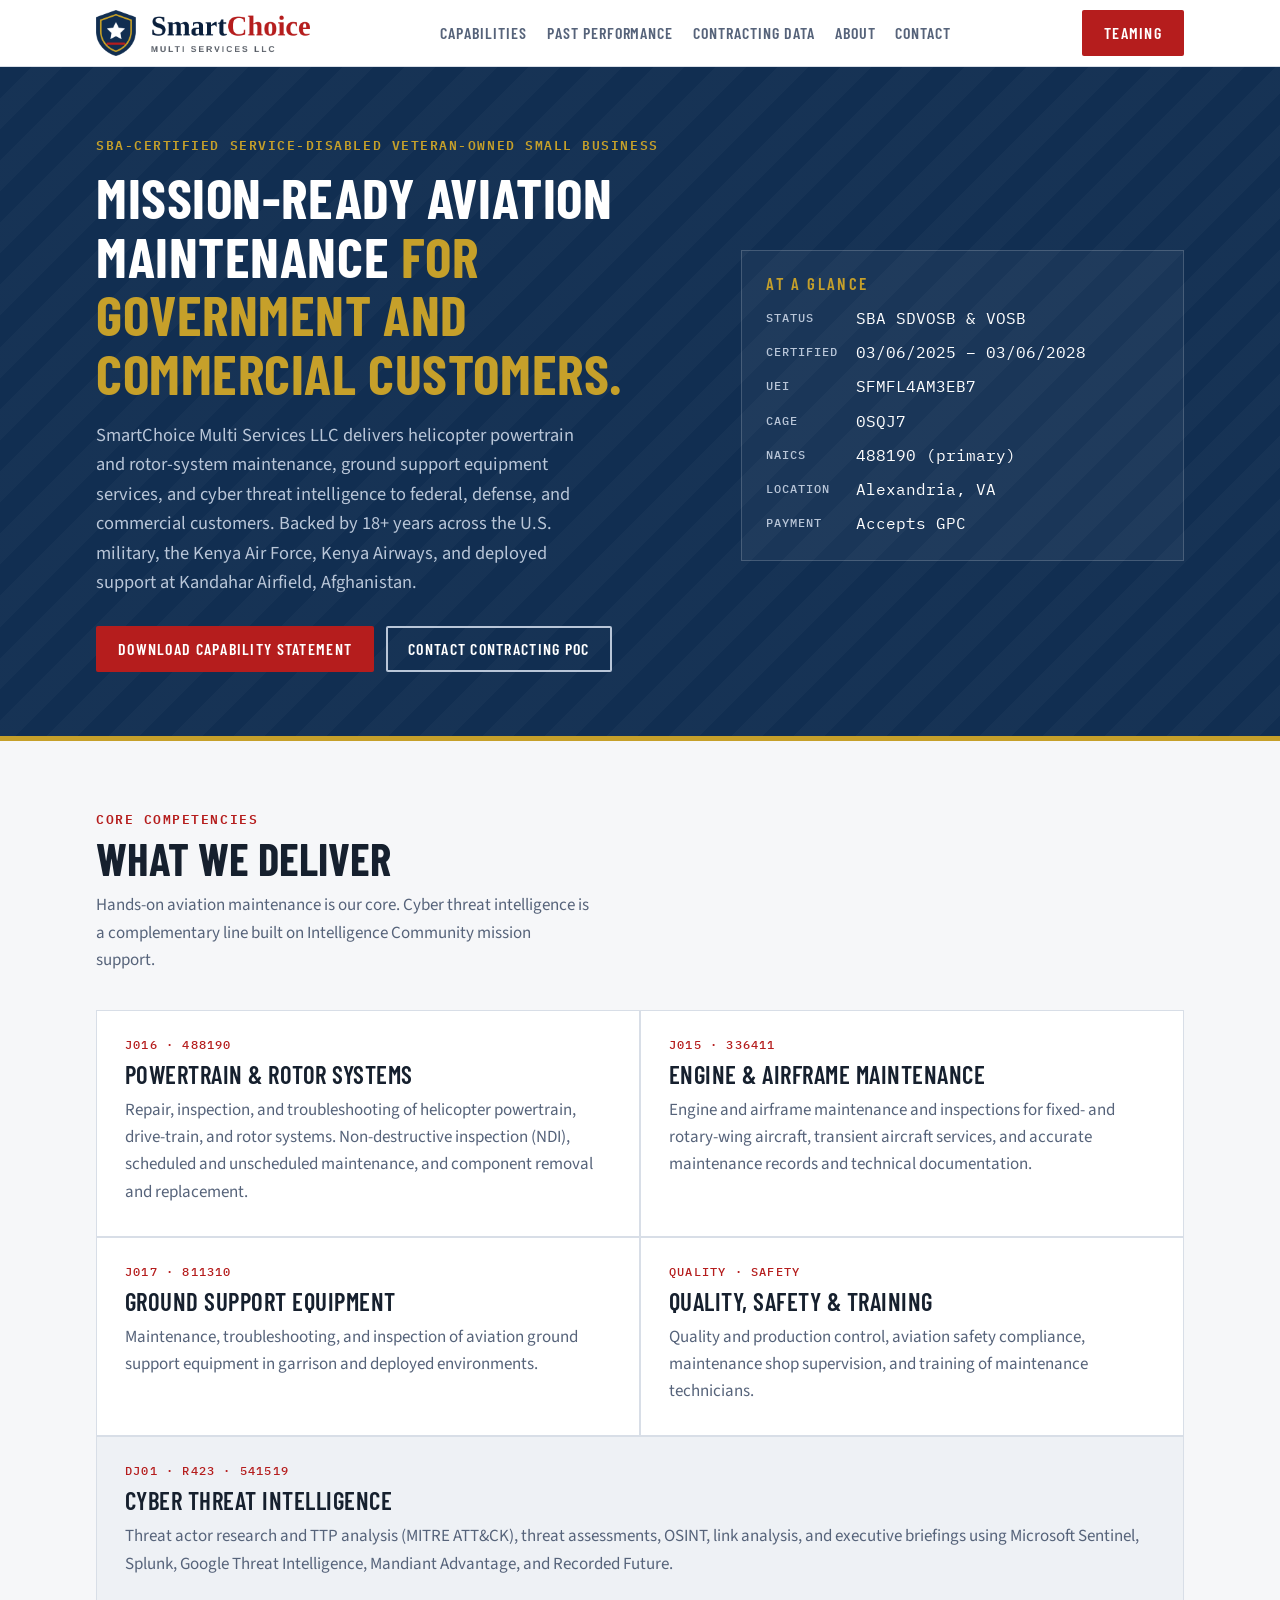
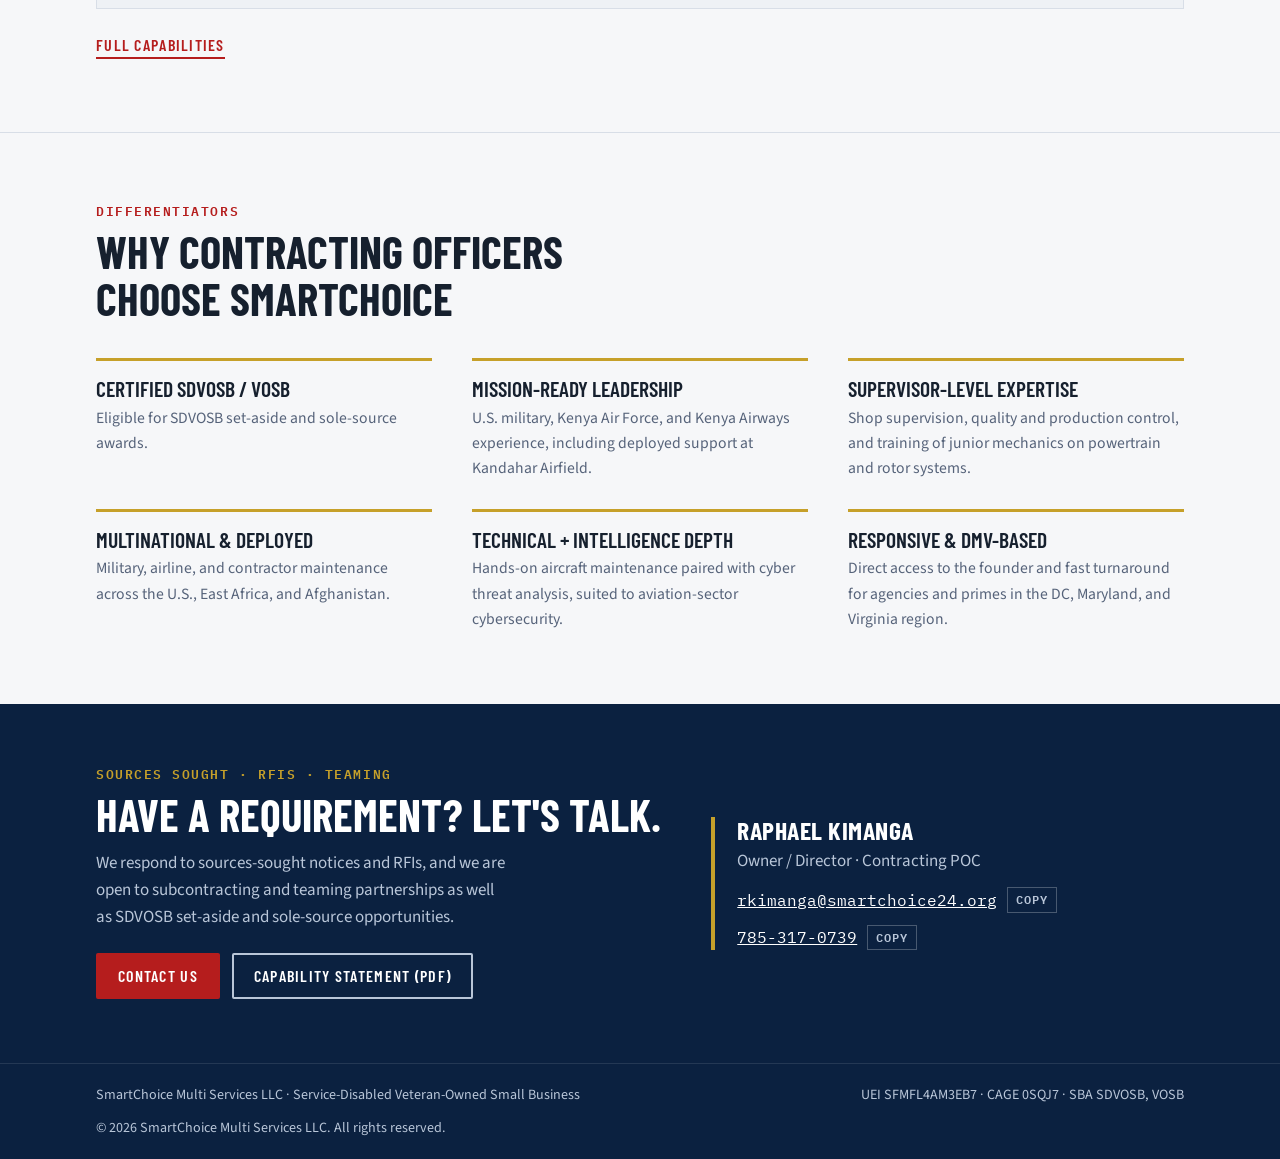
<file: index.html>
<!doctype html>
<html lang="en">
<head>
<meta charset="utf-8">
<meta name="viewport" content="width=device-width, initial-scale=1, viewport-fit=cover">
<title>SmartChoice Multi Services</title>
<meta name="description" content="SmartChoice Multi Services LLC is an SBA-certified SDVOSB in Alexandria, Virginia, providing rotary-wing aviation maintenance, ground support equipment services, and cyber threat intelligence.">
<link rel="icon" type="image/png" href="assets/favicon.png">
<link rel="preconnect" href="https://fonts.googleapis.com">
<link rel="preconnect" href="https://fonts.gstatic.com" crossorigin>
<link rel="stylesheet" href="https://fonts.googleapis.com/css2?family=Barlow+Condensed:wght@500;600;700&family=Source+Sans+3:ital,wght@0,400;0,600;0,700;1,400&family=IBM+Plex+Mono:wght@400;500&display=swap">
<style>
/* Layout: aircraft data-plate motif. Navy hangar band hero, then a two-column body where
   contracting data sits on a riveted "spec plate" beside the narrative. */
:root{
  --navy:#112E51; --navy-2:#0B2140; --red:#B51D1D; --gold:#C6A02A;
  --bg:#F6F7F9; --surface:#FFFFFF; --ink:#16202E; --muted:#56637A; --line:#D8DEE7;
  --plate:#EEF1F5; --on-navy:#FFFFFF; --on-navy-muted:#B9C6D8;
  --code:#9A1818;
  --f-display:"Barlow Condensed","Arial Narrow",Arial,sans-serif;
  --f-body:"Source Sans 3","Segoe UI",Arial,sans-serif;
  --f-mono:"IBM Plex Mono",ui-monospace,Menlo,Consolas,monospace;
  --logo-light:block; --logo-dark:none;
}
@media (prefers-color-scheme: dark){:root:not([data-theme="light"]){
  --bg:#0C1522; --surface:#122033; --ink:#E8EDF4; --muted:#9FB0C6; --line:#24364E;
  --plate:#18293F; --navy:#0E2643; --navy-2:#081A30; --code:#F08A7E; --gold:#D4B24A;
  --logo-light:none; --logo-dark:block; color-scheme:dark}}
:root[data-theme="dark"]{
  --bg:#0C1522; --surface:#122033; --ink:#E8EDF4; --muted:#9FB0C6; --line:#24364E;
  --plate:#18293F; --navy:#0E2643; --navy-2:#081A30; --code:#F08A7E; --gold:#D4B24A;
  --logo-light:none; --logo-dark:block; color-scheme:dark}

*{box-sizing:border-box}
html{scroll-behavior:smooth}
@media (prefers-reduced-motion:reduce){html{scroll-behavior:auto}}
body{background:var(--bg);color:var(--ink);font:400 17px/1.6 var(--f-body);margin:0}
body::before{content:"";position:fixed;inset:0 0 auto;height:env(safe-area-inset-top,0px);z-index:10;background:var(--surface)}
.wrap{max-width:1120px;margin:0 auto;padding-left:max(16px,env(safe-area-inset-left,0px));padding-right:max(16px,env(safe-area-inset-right,0px))}
h1,h2,h3{font-family:var(--f-display);text-wrap:balance;margin:0;line-height:1.05}
a{color:inherit}
:focus-visible{outline:3px solid var(--gold);outline-offset:2px}
.eyebrow{font:600 .8rem/1 var(--f-mono);letter-spacing:.12em;text-transform:uppercase;color:var(--red)}
.code{font-family:var(--f-mono);color:var(--code);font-size:.92em}

/* Header */
header{position:sticky;top:env(safe-area-inset-top,0px);z-index:9;background:var(--surface);border-bottom:1px solid var(--line)}
.bar{display:flex;align-items:center;justify-content:space-between;gap:16px;padding-block:10px}
.brand img{height:46px;width:auto;display:var(--logo-light)}
.brand img.dark{display:var(--logo-dark)}
nav ul{display:flex;gap:22px;list-style:none;margin:0;padding:0;font:600 1rem/1 var(--f-display);letter-spacing:.06em;text-transform:uppercase}
nav a{text-decoration:none;color:var(--muted)}
nav a:hover{color:var(--ink)}
.btn{display:inline-flex;align-items:center;gap:8px;font:600 1rem/1 var(--f-display);letter-spacing:.08em;text-transform:uppercase;text-decoration:none;padding:13px 20px;border-radius:2px;border:2px solid transparent}
.btn-red{background:var(--red);color:#fff}
.btn-red:hover{background:#951616}
.btn-ghost{border-color:var(--on-navy-muted);color:var(--on-navy)}
.btn-ghost:hover{border-color:var(--gold);color:var(--gold)}
@media (max-width:860px){nav{display:none}}

/* Hero */
.hero{background:var(--navy);color:var(--on-navy);border-bottom:5px solid var(--gold);position:relative;overflow:hidden}
.hero::after{content:"";position:absolute;inset:0;background:repeating-linear-gradient(135deg,transparent 0 22px,rgba(255,255,255,.025) 22px 44px);pointer-events:none}
.hero .wrap{position:relative;z-index:1;display:grid;grid-template-columns:1.35fr 1fr;gap:48px;align-items:center;padding-block:72px 64px}
.hero .eyebrow{color:var(--gold)}
.hero h1{font-size:clamp(2.6rem,6vw,4.4rem);font-weight:700;text-transform:uppercase;letter-spacing:.01em;margin:16px 0 18px}
.hero h1 span{color:var(--gold)}
.hero p.lede{font-size:1.15rem;color:var(--on-navy-muted);max-width:56ch;margin:0 0 28px}
.cta{display:flex;flex-wrap:wrap;gap:12px}
.cert{border:1px solid rgba(255,255,255,.18);background:rgba(255,255,255,.04);padding:24px;min-width:0}
.cert h2{font-size:1.05rem;letter-spacing:.14em;text-transform:uppercase;color:var(--gold);font-weight:600;margin-bottom:14px}
.cert dl{display:grid;grid-template-columns:auto 1fr;gap:9px 18px;margin:0;font-size:.98rem}
.cert dt{font:500 .78rem/1.9 var(--f-mono);letter-spacing:.08em;text-transform:uppercase;color:var(--on-navy-muted)}
.cert dd{margin:0;font-family:var(--f-mono);font-variant-numeric:tabular-nums;min-width:0;overflow-wrap:anywhere}
@media (max-width:860px){.hero .wrap{grid-template-columns:1fr;padding-block:48px}}

/* Sections */
section.block{padding-block:72px}
section.block + section.block{border-top:1px solid var(--line)}
.head{display:grid;gap:10px;margin-bottom:36px;max-width:62ch}
.head h2{font-size:clamp(2rem,4vw,2.8rem);font-weight:700;text-transform:uppercase}
.head p{margin:0;color:var(--muted)}

.caps{display:grid;grid-template-columns:repeat(2,minmax(0,1fr));gap:2px;background:var(--line);border:1px solid var(--line)}
.cap{background:var(--surface);padding:28px 28px 30px;display:grid;gap:10px;align-content:start}
.cap h3{font-size:1.55rem;font-weight:600;text-transform:uppercase;letter-spacing:.02em}
.cap p{margin:0;color:var(--muted)}
.cap .tag{font:500 .75rem/1 var(--f-mono);letter-spacing:.1em;text-transform:uppercase;color:var(--red)}
.cap.secondary{background:var(--plate)}
.cap.wide{grid-column:1/-1}
@media (max-width:720px){.caps{grid-template-columns:1fr}}

.why{display:grid;grid-template-columns:repeat(auto-fit,minmax(240px,1fr));gap:28px 40px}
.why div{border-top:3px solid var(--gold);padding-top:16px}
.why h3{font-size:1.35rem;text-transform:uppercase;font-weight:600;margin-bottom:6px}
.why p{margin:0;color:var(--muted);font-size:.98rem}

/* Experience timeline */
.split{display:grid;grid-template-columns:1.4fr 1fr;gap:56px;align-items:start}
@media (max-width:900px){.split{grid-template-columns:1fr}}
.log{list-style:none;margin:0;padding:0;display:grid;gap:0;border-left:2px solid var(--line)}
.log li{position:relative;padding:0 0 26px 24px;min-width:0}
.log li::before{content:"";position:absolute;left:-7px;top:6px;width:12px;height:12px;background:var(--surface);border:2px solid var(--navy)}
:root[data-theme="dark"] .log li::before{border-color:var(--gold)}
@media (prefers-color-scheme:dark){:root:not([data-theme="light"]) .log li::before{border-color:var(--gold)}}
.log .when{font:500 .8rem/1 var(--f-mono);letter-spacing:.06em;color:var(--muted);font-variant-numeric:tabular-nums}
.log h3{font-size:1.3rem;font-weight:600;text-transform:uppercase;margin:6px 0 2px}
.log .where{font-style:italic;color:var(--muted);margin:0 0 6px}
.log p{margin:0;font-size:.98rem}
.note{font-size:.88rem;color:var(--muted);margin-top:6px}

/* Data plate */
.plate{background:var(--plate);border:1px solid var(--line);padding:26px;position:relative;min-width:0}
.plate::before,.plate::after{content:"";position:absolute;width:8px;height:8px;border-radius:50%;background:var(--line);top:10px}
.plate::before{left:10px}.plate::after{right:10px}
.plate h3{font-size:1.2rem;letter-spacing:.14em;text-transform:uppercase;font-weight:600;color:var(--muted);margin-bottom:16px}
.rows{display:grid;gap:0}
.row{display:grid;grid-template-columns:150px 1fr;gap:12px;padding:10px 0;border-top:1px dashed var(--line);min-width:0}
.row:first-child{border-top:0}
.row b{font:500 .78rem/1.7 var(--f-mono);letter-spacing:.06em;text-transform:uppercase;color:var(--muted)}
.row span{min-width:0;overflow-wrap:anywhere}
@media (max-width:480px){.row{grid-template-columns:1fr;gap:2px}}

.quals{display:flex;flex-wrap:wrap;gap:8px;margin-top:18px}
.quals span{font:500 .82rem/1 var(--f-mono);padding:8px 10px;border:1px solid var(--line);background:var(--surface)}

/* Contact */
.contact{background:var(--navy-2);color:var(--on-navy)}
.contact .wrap{display:grid;grid-template-columns:1.2fr 1fr;gap:48px;padding-block:64px;align-items:center}
.contact h2{font-size:clamp(2rem,4vw,2.8rem);text-transform:uppercase;font-weight:700;margin:10px 0 12px}
.contact .eyebrow{color:var(--gold)}
.contact p{color:var(--on-navy-muted);margin:0 0 22px;max-width:52ch}
.poc{border-left:4px solid var(--gold);padding-left:22px;display:grid;gap:12px}
.poc .name{font:700 1.6rem/1 var(--f-display);text-transform:uppercase;letter-spacing:.02em}
.poc .role{color:var(--on-navy-muted);margin-top:-6px}
.line{display:flex;flex-wrap:wrap;align-items:center;gap:10px;font-family:var(--f-mono);font-size:.98rem;min-width:0}
.line a{color:var(--on-navy);overflow-wrap:anywhere}
.copy{font:600 .72rem/1 var(--f-mono);letter-spacing:.08em;text-transform:uppercase;background:transparent;color:var(--on-navy-muted);border:1px solid rgba(255,255,255,.25);padding:6px 8px;cursor:pointer}
.copy:hover{color:var(--gold);border-color:var(--gold)}
@media (max-width:860px){.contact .wrap{grid-template-columns:1fr}}

footer{background:var(--navy-2);color:var(--on-navy-muted);border-top:1px solid rgba(255,255,255,.1);font-size:.88rem}
footer .wrap{display:flex;flex-wrap:wrap;justify-content:space-between;gap:10px;padding-block:20px}

nav ul{gap:20px;white-space:nowrap}
.hero h1{font-size:clamp(2.4rem,4.6vw,3.5rem)}
.why{grid-template-columns:repeat(3,minmax(0,1fr))}
@media (max-width:900px){.why{grid-template-columns:repeat(2,minmax(0,1fr))}}
@media (max-width:560px){.why{grid-template-columns:1fr}}
@media (max-width:1040px){nav{display:none}.mobile-nav{display:block}}
img{max-width:100%;height:auto}
[hidden]{display:none!important}
nav a[aria-current="page"]{color:var(--ink);box-shadow:inset 0 -3px 0 var(--red);padding-bottom:6px}
.pagehead{background:var(--navy);color:var(--on-navy);border-bottom:5px solid var(--gold);position:relative;overflow:hidden}
.pagehead::after{content:"";position:absolute;inset:0;background:repeating-linear-gradient(135deg,transparent 0 22px,rgba(255,255,255,.025) 22px 44px);pointer-events:none}
.pagehead .wrap{position:relative;z-index:1;padding-block:52px 44px;display:grid;gap:12px}
.pagehead .eyebrow{color:var(--gold)}
.pagehead h1{font-size:clamp(2.4rem,5vw,3.6rem);font-weight:700;text-transform:uppercase}
.pagehead p{margin:0;color:var(--on-navy-muted);max-width:62ch;font-size:1.1rem}
.more{display:inline-block;margin-top:28px;font:600 1rem/1 var(--f-display);letter-spacing:.08em;text-transform:uppercase;color:var(--red);text-decoration:none;border-bottom:2px solid currentColor;padding-bottom:4px}
.more:hover{color:var(--ink)}
.prose{max-width:66ch;display:grid;gap:16px}
.prose p{margin:0}
.prose h2{font-size:1.7rem;text-transform:uppercase;font-weight:700;margin-top:12px}
.about-grid{display:grid;grid-template-columns:1.5fr 1fr;gap:56px;align-items:start}
@media (max-width:900px){.about-grid{grid-template-columns:1fr}}
.facts{list-style:none;margin:0;padding:0;display:grid;gap:10px}
.facts li{display:flex;gap:10px;align-items:baseline}
.facts li::before{content:"";flex:none;width:8px;height:8px;background:var(--gold);transform:translateY(-2px)}
.mobile-nav{display:none;border-top:1px solid var(--line);overflow-x:auto}
.mobile-nav ul{display:flex;gap:18px;list-style:none;margin:0;padding-block:10px;font:600 .95rem/1 var(--f-display);letter-spacing:.06em;text-transform:uppercase;white-space:nowrap}
.mobile-nav a{text-decoration:none;color:var(--muted)}
.mobile-nav a[aria-current="page"]{color:var(--red)}
@media (max-width:860px){.mobile-nav{display:block}}
.steps{display:grid;grid-template-columns:repeat(auto-fit,minmax(220px,1fr));gap:24px 32px;margin-top:8px}
.steps div{border-top:3px solid var(--gold);padding-top:14px}
.steps h3{font-size:1.25rem;text-transform:uppercase;font-weight:600;margin-bottom:4px}
.steps p{margin:0;color:var(--muted);font-size:.98rem}
</style>
</head>
<body>
<header>
  <div class="wrap bar">
    <a class="brand" href="index.html" aria-label="SmartChoice Multi Services LLC home">
      <img src="assets/logo.png" alt="SmartChoice Multi Services LLC" width="213" height="46">
      <img class="dark" src="assets/logo-dark.png" alt="SmartChoice Multi Services LLC" width="213" height="46">
    </a>
    <nav aria-label="Main"><ul><li><a href="capabilities.html">Capabilities</a></li><li><a href="past-performance.html">Past Performance</a></li><li><a href="contracting.html">Contracting Data</a></li><li><a href="about.html">About</a></li><li><a href="contact.html">Contact</a></li></ul></nav>
    <a class="btn btn-red" href="contact.html">Teaming</a>
  </div>
  <div class="mobile-nav"><div class="wrap"><ul><li><a href="capabilities.html">Capabilities</a></li><li><a href="past-performance.html">Past Performance</a></li><li><a href="contracting.html">Contracting Data</a></li><li><a href="about.html">About</a></li><li><a href="contact.html">Contact</a></li></ul></div></div>
</header>
<main>
<section class="hero">
  <div class="wrap">
    <div>
      <div class="eyebrow">SBA-Certified Service-Disabled Veteran-Owned Small Business</div>
      <h1>Mission-ready aviation maintenance <span>for government and commercial customers.</span></h1>
      <p class="lede">SmartChoice Multi Services LLC delivers helicopter powertrain and rotor-system maintenance, ground support equipment services, and cyber threat intelligence to federal, defense, and commercial customers. Backed by 18+ years across the U.S. military, the Kenya Air Force, Kenya Airways, and deployed support at Kandahar Airfield, Afghanistan.</p>
      <div class="cta">
        <a class="btn btn-red" href="assets/SmartChoice_Capability_Statement.pdf" target="_blank" rel="noopener">Download Capability Statement</a>
        <a class="btn btn-ghost" href="contact.html">Contact Contracting POC</a>
      </div>
    </div>
    <aside class="cert" aria-label="Contracting identifiers">
      <h2>At a Glance</h2>
      <dl>
        <dt>Status</dt><dd>SBA SDVOSB &amp; VOSB</dd>
        <dt>Certified</dt><dd>03/06/2025 &ndash; 03/06/2028</dd>
        <dt>UEI</dt><dd>SFMFL4AM3EB7</dd>
        <dt>CAGE</dt><dd>0SQJ7</dd>
        <dt>NAICS</dt><dd>488190 (primary)</dd>
        <dt>Location</dt><dd>Alexandria, VA</dd>
        <dt>Payment</dt><dd>Accepts GPC</dd>
      </dl>
    </aside>
  </div>
</section>
<section class="block">
  <div class="wrap">
    <div class="head"><div class="eyebrow">Core Competencies</div><h2>What we deliver</h2>
      <p>Hands-on aviation maintenance is our core. Cyber threat intelligence is a complementary line built on Intelligence Community mission support.</p></div>
    <div class="caps">
  <article class="cap"><span class="tag">J016 &middot; 488190</span><h3>Powertrain &amp; Rotor Systems</h3>
    <p>Repair, inspection, and troubleshooting of helicopter powertrain, drive-train, and rotor systems. Non-destructive inspection (NDI), scheduled and unscheduled maintenance, and component removal and replacement.</p></article>
  <article class="cap"><span class="tag">J015 &middot; 336411</span><h3>Engine &amp; Airframe Maintenance</h3>
    <p>Engine and airframe maintenance and inspections for fixed- and rotary-wing aircraft, transient aircraft services, and accurate maintenance records and technical documentation.</p></article>
  <article class="cap"><span class="tag">J017 &middot; 811310</span><h3>Ground Support Equipment</h3>
    <p>Maintenance, troubleshooting, and inspection of aviation ground support equipment in garrison and deployed environments.</p></article>
  <article class="cap"><span class="tag">Quality &middot; Safety</span><h3>Quality, Safety &amp; Training</h3>
    <p>Quality and production control, aviation safety compliance, maintenance shop supervision, and training of maintenance technicians.</p></article>
  <article class="cap secondary wide"><span class="tag">DJ01 &middot; R423 &middot; 541519</span><h3>Cyber Threat Intelligence</h3>
    <p>Threat actor research and TTP analysis (MITRE ATT&amp;CK), threat assessments, OSINT, link analysis, and executive briefings using Microsoft Sentinel, Splunk, Google Threat Intelligence, Mandiant Advantage, and Recorded Future.</p></article>
</div>
    <a class="more" href="capabilities.html">Full capabilities</a>
  </div>
</section>
<section class="block">
  <div class="wrap">
    <div class="head"><div class="eyebrow">Differentiators</div><h2>Why contracting officers choose SmartChoice</h2></div>
    <div class="why">
  <div><h3>Certified SDVOSB / VOSB</h3><p>Eligible for SDVOSB set-aside and sole-source awards.</p></div>
  <div><h3>Mission-Ready Leadership</h3><p>U.S. military, Kenya Air Force, and Kenya Airways experience, including deployed support at Kandahar Airfield.</p></div>
  <div><h3>Supervisor-Level Expertise</h3><p>Shop supervision, quality and production control, and training of junior mechanics on powertrain and rotor systems.</p></div>
  <div><h3>Multinational &amp; Deployed</h3><p>Military, airline, and contractor maintenance across the U.S., East Africa, and Afghanistan.</p></div>
  <div><h3>Technical + Intelligence Depth</h3><p>Hands-on aircraft maintenance paired with cyber threat analysis, suited to aviation-sector cybersecurity.</p></div>
  <div><h3>Responsive &amp; DMV-Based</h3><p>Direct access to the founder and fast turnaround for agencies and primes in the DC, Maryland, and Virginia region.</p></div>
</div>
  </div>
</section>
<section class="contact">
  <div class="wrap">
    <div>
      <div class="eyebrow">Sources Sought &middot; RFIs &middot; Teaming</div>
      <h2>Have a requirement? Let's talk.</h2>
      <p>We respond to sources-sought notices and RFIs, and we are open to subcontracting and teaming partnerships as well as SDVOSB set-aside and sole-source opportunities.</p>
      <div class="cta"><a class="btn btn-red" href="contact.html">Contact Us</a>
      <a class="btn btn-ghost" href="assets/SmartChoice_Capability_Statement.pdf" target="_blank" rel="noopener">Capability Statement (PDF)</a></div>
    </div>
    <div class="poc">
      <div class="name">Raphael Kimanga</div>
      <div class="role">Owner / Director &middot; Contracting POC</div>
      <div class="line"><a href="mailto:rkimanga@smartchoice24.org">rkimanga@smartchoice24.org</a><button class="copy" type="button" data-copy="rkimanga@smartchoice24.org">Copy</button></div>
      <div class="line"><a href="tel:+17853170739">785-317-0739</a><button class="copy" type="button" data-copy="785-317-0739">Copy</button></div>
    </div>
  </div>
</section>
</main>
<footer>
  <div class="wrap">
    <span>SmartChoice Multi Services LLC &middot; Service-Disabled Veteran-Owned Small Business</span>
    <span>UEI SFMFL4AM3EB7 &middot; CAGE 0SQJ7 &middot; SBA SDVOSB, VOSB</span>
    <span>&copy; 2026 SmartChoice Multi Services LLC. All rights reserved.</span>
  </div>
</footer>
<script>
document.querySelectorAll('.copy').forEach(function(b){
  b.addEventListener('click',function(){
    var v=b.getAttribute('data-copy'),done=function(){b.textContent='Copied';setTimeout(function(){b.textContent='Copy'},1500)};
    try{navigator.clipboard.writeText(v).then(done,function(){sel(b)})}catch(e){sel(b)}
  });
});
function sel(b){var a=b.previousElementSibling,r=document.createRange();r.selectNodeContents(a);var s=getSelection();s.removeAllRanges();s.addRange(r);b.textContent='Selected'}
</script>
</body>
</html>
</file>
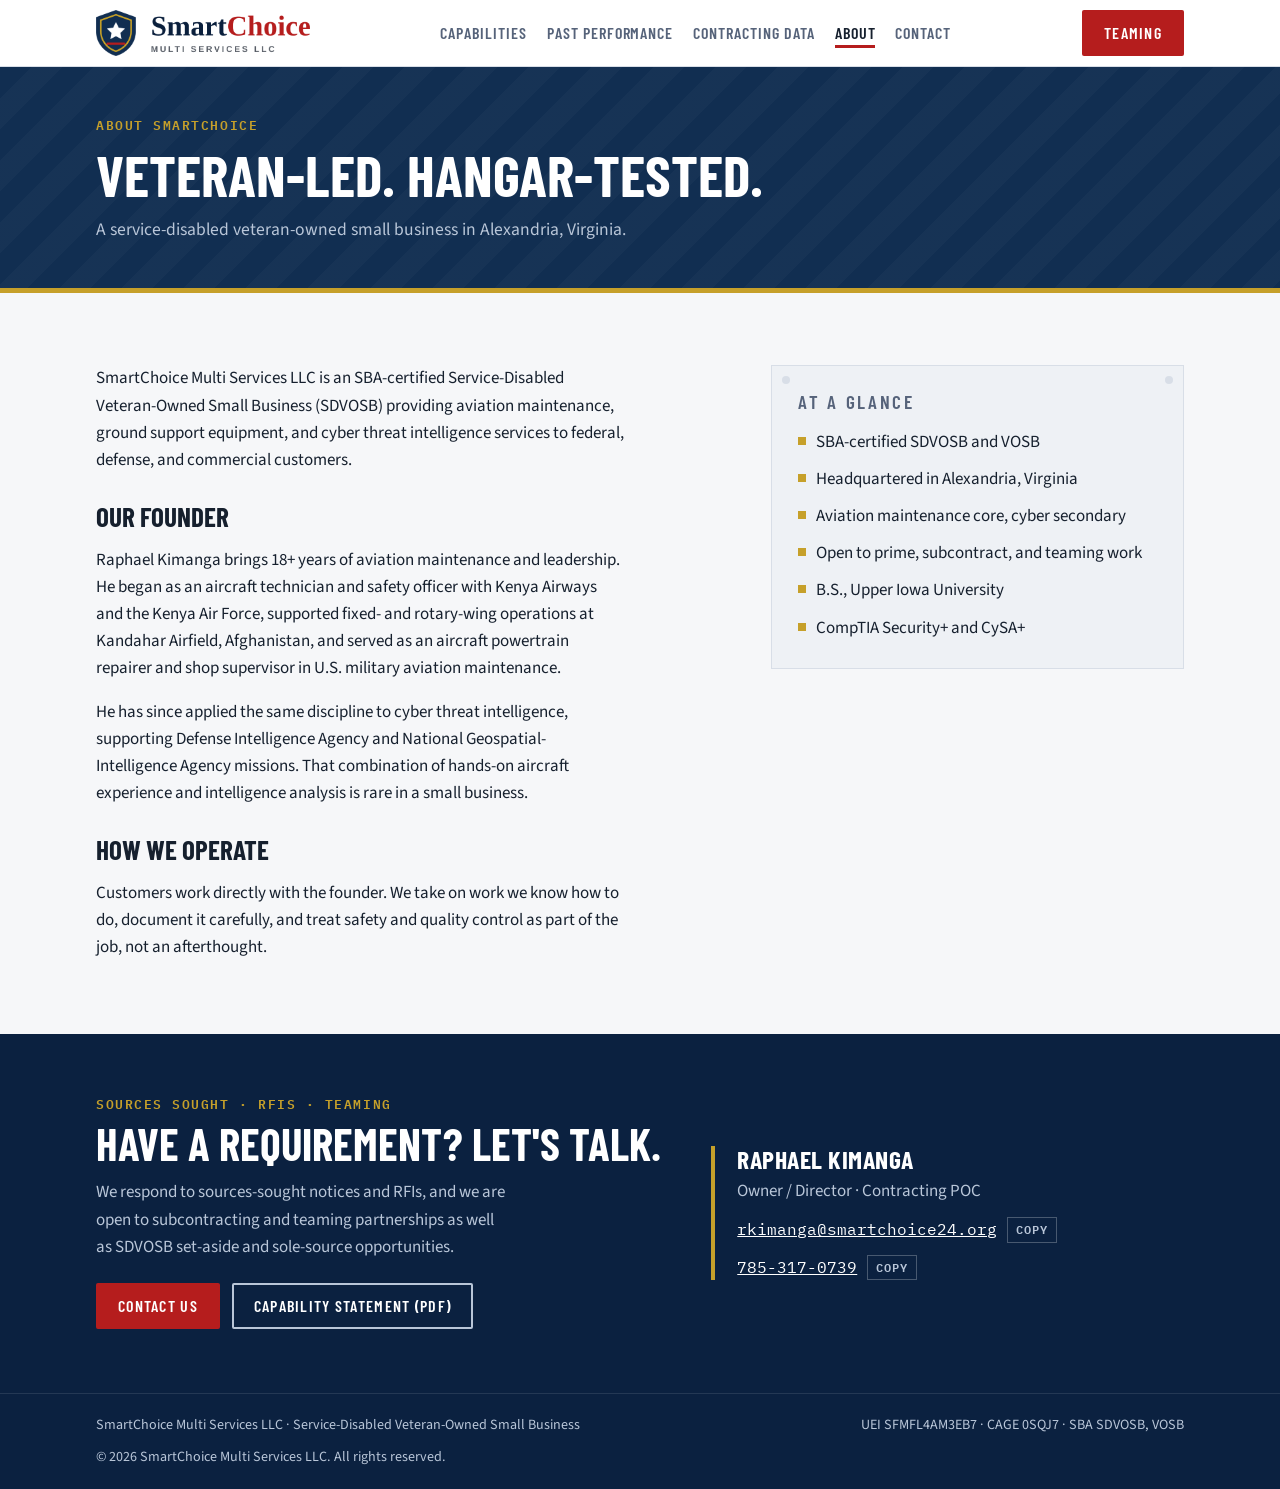
<file: about.html>
<!doctype html>
<html lang="en">
<head>
<meta charset="utf-8">
<meta name="viewport" content="width=device-width, initial-scale=1, viewport-fit=cover">
<title>About | SmartChoice</title>
<meta name="description" content="SmartChoice Multi Services LLC is an SBA-certified SDVOSB in Alexandria, Virginia, providing rotary-wing aviation maintenance, ground support equipment services, and cyber threat intelligence.">
<link rel="icon" type="image/png" href="assets/favicon.png">
<link rel="preconnect" href="https://fonts.googleapis.com">
<link rel="preconnect" href="https://fonts.gstatic.com" crossorigin>
<link rel="stylesheet" href="https://fonts.googleapis.com/css2?family=Barlow+Condensed:wght@500;600;700&family=Source+Sans+3:ital,wght@0,400;0,600;0,700;1,400&family=IBM+Plex+Mono:wght@400;500&display=swap">
<style>
/* Layout: aircraft data-plate motif. Navy hangar band hero, then a two-column body where
   contracting data sits on a riveted "spec plate" beside the narrative. */
:root{
  --navy:#112E51; --navy-2:#0B2140; --red:#B51D1D; --gold:#C6A02A;
  --bg:#F6F7F9; --surface:#FFFFFF; --ink:#16202E; --muted:#56637A; --line:#D8DEE7;
  --plate:#EEF1F5; --on-navy:#FFFFFF; --on-navy-muted:#B9C6D8;
  --code:#9A1818;
  --f-display:"Barlow Condensed","Arial Narrow",Arial,sans-serif;
  --f-body:"Source Sans 3","Segoe UI",Arial,sans-serif;
  --f-mono:"IBM Plex Mono",ui-monospace,Menlo,Consolas,monospace;
  --logo-light:block; --logo-dark:none;
}
@media (prefers-color-scheme: dark){:root:not([data-theme="light"]){
  --bg:#0C1522; --surface:#122033; --ink:#E8EDF4; --muted:#9FB0C6; --line:#24364E;
  --plate:#18293F; --navy:#0E2643; --navy-2:#081A30; --code:#F08A7E; --gold:#D4B24A;
  --logo-light:none; --logo-dark:block; color-scheme:dark}}
:root[data-theme="dark"]{
  --bg:#0C1522; --surface:#122033; --ink:#E8EDF4; --muted:#9FB0C6; --line:#24364E;
  --plate:#18293F; --navy:#0E2643; --navy-2:#081A30; --code:#F08A7E; --gold:#D4B24A;
  --logo-light:none; --logo-dark:block; color-scheme:dark}

*{box-sizing:border-box}
html{scroll-behavior:smooth}
@media (prefers-reduced-motion:reduce){html{scroll-behavior:auto}}
body{background:var(--bg);color:var(--ink);font:400 17px/1.6 var(--f-body);margin:0}
body::before{content:"";position:fixed;inset:0 0 auto;height:env(safe-area-inset-top,0px);z-index:10;background:var(--surface)}
.wrap{max-width:1120px;margin:0 auto;padding-left:max(16px,env(safe-area-inset-left,0px));padding-right:max(16px,env(safe-area-inset-right,0px))}
h1,h2,h3{font-family:var(--f-display);text-wrap:balance;margin:0;line-height:1.05}
a{color:inherit}
:focus-visible{outline:3px solid var(--gold);outline-offset:2px}
.eyebrow{font:600 .8rem/1 var(--f-mono);letter-spacing:.12em;text-transform:uppercase;color:var(--red)}
.code{font-family:var(--f-mono);color:var(--code);font-size:.92em}

/* Header */
header{position:sticky;top:env(safe-area-inset-top,0px);z-index:9;background:var(--surface);border-bottom:1px solid var(--line)}
.bar{display:flex;align-items:center;justify-content:space-between;gap:16px;padding-block:10px}
.brand img{height:46px;width:auto;display:var(--logo-light)}
.brand img.dark{display:var(--logo-dark)}
nav ul{display:flex;gap:22px;list-style:none;margin:0;padding:0;font:600 1rem/1 var(--f-display);letter-spacing:.06em;text-transform:uppercase}
nav a{text-decoration:none;color:var(--muted)}
nav a:hover{color:var(--ink)}
.btn{display:inline-flex;align-items:center;gap:8px;font:600 1rem/1 var(--f-display);letter-spacing:.08em;text-transform:uppercase;text-decoration:none;padding:13px 20px;border-radius:2px;border:2px solid transparent}
.btn-red{background:var(--red);color:#fff}
.btn-red:hover{background:#951616}
.btn-ghost{border-color:var(--on-navy-muted);color:var(--on-navy)}
.btn-ghost:hover{border-color:var(--gold);color:var(--gold)}
@media (max-width:860px){nav{display:none}}

/* Hero */
.hero{background:var(--navy);color:var(--on-navy);border-bottom:5px solid var(--gold);position:relative;overflow:hidden}
.hero::after{content:"";position:absolute;inset:0;background:repeating-linear-gradient(135deg,transparent 0 22px,rgba(255,255,255,.025) 22px 44px);pointer-events:none}
.hero .wrap{position:relative;z-index:1;display:grid;grid-template-columns:1.35fr 1fr;gap:48px;align-items:center;padding-block:72px 64px}
.hero .eyebrow{color:var(--gold)}
.hero h1{font-size:clamp(2.6rem,6vw,4.4rem);font-weight:700;text-transform:uppercase;letter-spacing:.01em;margin:16px 0 18px}
.hero h1 span{color:var(--gold)}
.hero p.lede{font-size:1.15rem;color:var(--on-navy-muted);max-width:56ch;margin:0 0 28px}
.cta{display:flex;flex-wrap:wrap;gap:12px}
.cert{border:1px solid rgba(255,255,255,.18);background:rgba(255,255,255,.04);padding:24px;min-width:0}
.cert h2{font-size:1.05rem;letter-spacing:.14em;text-transform:uppercase;color:var(--gold);font-weight:600;margin-bottom:14px}
.cert dl{display:grid;grid-template-columns:auto 1fr;gap:9px 18px;margin:0;font-size:.98rem}
.cert dt{font:500 .78rem/1.9 var(--f-mono);letter-spacing:.08em;text-transform:uppercase;color:var(--on-navy-muted)}
.cert dd{margin:0;font-family:var(--f-mono);font-variant-numeric:tabular-nums;min-width:0;overflow-wrap:anywhere}
@media (max-width:860px){.hero .wrap{grid-template-columns:1fr;padding-block:48px}}

/* Sections */
section.block{padding-block:72px}
section.block + section.block{border-top:1px solid var(--line)}
.head{display:grid;gap:10px;margin-bottom:36px;max-width:62ch}
.head h2{font-size:clamp(2rem,4vw,2.8rem);font-weight:700;text-transform:uppercase}
.head p{margin:0;color:var(--muted)}

.caps{display:grid;grid-template-columns:repeat(2,minmax(0,1fr));gap:2px;background:var(--line);border:1px solid var(--line)}
.cap{background:var(--surface);padding:28px 28px 30px;display:grid;gap:10px;align-content:start}
.cap h3{font-size:1.55rem;font-weight:600;text-transform:uppercase;letter-spacing:.02em}
.cap p{margin:0;color:var(--muted)}
.cap .tag{font:500 .75rem/1 var(--f-mono);letter-spacing:.1em;text-transform:uppercase;color:var(--red)}
.cap.secondary{background:var(--plate)}
.cap.wide{grid-column:1/-1}
@media (max-width:720px){.caps{grid-template-columns:1fr}}

.why{display:grid;grid-template-columns:repeat(auto-fit,minmax(240px,1fr));gap:28px 40px}
.why div{border-top:3px solid var(--gold);padding-top:16px}
.why h3{font-size:1.35rem;text-transform:uppercase;font-weight:600;margin-bottom:6px}
.why p{margin:0;color:var(--muted);font-size:.98rem}

/* Experience timeline */
.split{display:grid;grid-template-columns:1.4fr 1fr;gap:56px;align-items:start}
@media (max-width:900px){.split{grid-template-columns:1fr}}
.log{list-style:none;margin:0;padding:0;display:grid;gap:0;border-left:2px solid var(--line)}
.log li{position:relative;padding:0 0 26px 24px;min-width:0}
.log li::before{content:"";position:absolute;left:-7px;top:6px;width:12px;height:12px;background:var(--surface);border:2px solid var(--navy)}
:root[data-theme="dark"] .log li::before{border-color:var(--gold)}
@media (prefers-color-scheme:dark){:root:not([data-theme="light"]) .log li::before{border-color:var(--gold)}}
.log .when{font:500 .8rem/1 var(--f-mono);letter-spacing:.06em;color:var(--muted);font-variant-numeric:tabular-nums}
.log h3{font-size:1.3rem;font-weight:600;text-transform:uppercase;margin:6px 0 2px}
.log .where{font-style:italic;color:var(--muted);margin:0 0 6px}
.log p{margin:0;font-size:.98rem}
.note{font-size:.88rem;color:var(--muted);margin-top:6px}

/* Data plate */
.plate{background:var(--plate);border:1px solid var(--line);padding:26px;position:relative;min-width:0}
.plate::before,.plate::after{content:"";position:absolute;width:8px;height:8px;border-radius:50%;background:var(--line);top:10px}
.plate::before{left:10px}.plate::after{right:10px}
.plate h3{font-size:1.2rem;letter-spacing:.14em;text-transform:uppercase;font-weight:600;color:var(--muted);margin-bottom:16px}
.rows{display:grid;gap:0}
.row{display:grid;grid-template-columns:150px 1fr;gap:12px;padding:10px 0;border-top:1px dashed var(--line);min-width:0}
.row:first-child{border-top:0}
.row b{font:500 .78rem/1.7 var(--f-mono);letter-spacing:.06em;text-transform:uppercase;color:var(--muted)}
.row span{min-width:0;overflow-wrap:anywhere}
@media (max-width:480px){.row{grid-template-columns:1fr;gap:2px}}

.quals{display:flex;flex-wrap:wrap;gap:8px;margin-top:18px}
.quals span{font:500 .82rem/1 var(--f-mono);padding:8px 10px;border:1px solid var(--line);background:var(--surface)}

/* Contact */
.contact{background:var(--navy-2);color:var(--on-navy)}
.contact .wrap{display:grid;grid-template-columns:1.2fr 1fr;gap:48px;padding-block:64px;align-items:center}
.contact h2{font-size:clamp(2rem,4vw,2.8rem);text-transform:uppercase;font-weight:700;margin:10px 0 12px}
.contact .eyebrow{color:var(--gold)}
.contact p{color:var(--on-navy-muted);margin:0 0 22px;max-width:52ch}
.poc{border-left:4px solid var(--gold);padding-left:22px;display:grid;gap:12px}
.poc .name{font:700 1.6rem/1 var(--f-display);text-transform:uppercase;letter-spacing:.02em}
.poc .role{color:var(--on-navy-muted);margin-top:-6px}
.line{display:flex;flex-wrap:wrap;align-items:center;gap:10px;font-family:var(--f-mono);font-size:.98rem;min-width:0}
.line a{color:var(--on-navy);overflow-wrap:anywhere}
.copy{font:600 .72rem/1 var(--f-mono);letter-spacing:.08em;text-transform:uppercase;background:transparent;color:var(--on-navy-muted);border:1px solid rgba(255,255,255,.25);padding:6px 8px;cursor:pointer}
.copy:hover{color:var(--gold);border-color:var(--gold)}
@media (max-width:860px){.contact .wrap{grid-template-columns:1fr}}

footer{background:var(--navy-2);color:var(--on-navy-muted);border-top:1px solid rgba(255,255,255,.1);font-size:.88rem}
footer .wrap{display:flex;flex-wrap:wrap;justify-content:space-between;gap:10px;padding-block:20px}

nav ul{gap:20px;white-space:nowrap}
.hero h1{font-size:clamp(2.4rem,4.6vw,3.5rem)}
.why{grid-template-columns:repeat(3,minmax(0,1fr))}
@media (max-width:900px){.why{grid-template-columns:repeat(2,minmax(0,1fr))}}
@media (max-width:560px){.why{grid-template-columns:1fr}}
@media (max-width:1040px){nav{display:none}.mobile-nav{display:block}}
img{max-width:100%;height:auto}
[hidden]{display:none!important}
nav a[aria-current="page"]{color:var(--ink);box-shadow:inset 0 -3px 0 var(--red);padding-bottom:6px}
.pagehead{background:var(--navy);color:var(--on-navy);border-bottom:5px solid var(--gold);position:relative;overflow:hidden}
.pagehead::after{content:"";position:absolute;inset:0;background:repeating-linear-gradient(135deg,transparent 0 22px,rgba(255,255,255,.025) 22px 44px);pointer-events:none}
.pagehead .wrap{position:relative;z-index:1;padding-block:52px 44px;display:grid;gap:12px}
.pagehead .eyebrow{color:var(--gold)}
.pagehead h1{font-size:clamp(2.4rem,5vw,3.6rem);font-weight:700;text-transform:uppercase}
.pagehead p{margin:0;color:var(--on-navy-muted);max-width:62ch;font-size:1.1rem}
.more{display:inline-block;margin-top:28px;font:600 1rem/1 var(--f-display);letter-spacing:.08em;text-transform:uppercase;color:var(--red);text-decoration:none;border-bottom:2px solid currentColor;padding-bottom:4px}
.more:hover{color:var(--ink)}
.prose{max-width:66ch;display:grid;gap:16px}
.prose p{margin:0}
.prose h2{font-size:1.7rem;text-transform:uppercase;font-weight:700;margin-top:12px}
.about-grid{display:grid;grid-template-columns:1.5fr 1fr;gap:56px;align-items:start}
@media (max-width:900px){.about-grid{grid-template-columns:1fr}}
.facts{list-style:none;margin:0;padding:0;display:grid;gap:10px}
.facts li{display:flex;gap:10px;align-items:baseline}
.facts li::before{content:"";flex:none;width:8px;height:8px;background:var(--gold);transform:translateY(-2px)}
.mobile-nav{display:none;border-top:1px solid var(--line);overflow-x:auto}
.mobile-nav ul{display:flex;gap:18px;list-style:none;margin:0;padding-block:10px;font:600 .95rem/1 var(--f-display);letter-spacing:.06em;text-transform:uppercase;white-space:nowrap}
.mobile-nav a{text-decoration:none;color:var(--muted)}
.mobile-nav a[aria-current="page"]{color:var(--red)}
@media (max-width:860px){.mobile-nav{display:block}}
.steps{display:grid;grid-template-columns:repeat(auto-fit,minmax(220px,1fr));gap:24px 32px;margin-top:8px}
.steps div{border-top:3px solid var(--gold);padding-top:14px}
.steps h3{font-size:1.25rem;text-transform:uppercase;font-weight:600;margin-bottom:4px}
.steps p{margin:0;color:var(--muted);font-size:.98rem}
</style>
</head>
<body>
<header>
  <div class="wrap bar">
    <a class="brand" href="index.html" aria-label="SmartChoice Multi Services LLC home">
      <img src="assets/logo.png" alt="SmartChoice Multi Services LLC" width="213" height="46">
      <img class="dark" src="assets/logo-dark.png" alt="SmartChoice Multi Services LLC" width="213" height="46">
    </a>
    <nav aria-label="Main"><ul><li><a href="capabilities.html">Capabilities</a></li><li><a href="past-performance.html">Past Performance</a></li><li><a href="contracting.html">Contracting Data</a></li><li><a href="about.html" aria-current="page">About</a></li><li><a href="contact.html">Contact</a></li></ul></nav>
    <a class="btn btn-red" href="contact.html">Teaming</a>
  </div>
  <div class="mobile-nav"><div class="wrap"><ul><li><a href="capabilities.html">Capabilities</a></li><li><a href="past-performance.html">Past Performance</a></li><li><a href="contracting.html">Contracting Data</a></li><li><a href="about.html" aria-current="page">About</a></li><li><a href="contact.html">Contact</a></li></ul></div></div>
</header>
<main>
<section class="pagehead"><div class="wrap">
  <div class="eyebrow">About SmartChoice</div>
  <h1>Veteran-led. Hangar-tested.</h1>
  <p>A service-disabled veteran-owned small business in Alexandria, Virginia.</p>
</div></section>
<section class="block">
  <div class="wrap about-grid">
    <div class="prose">
      <p>SmartChoice Multi Services LLC is an SBA-certified Service-Disabled Veteran-Owned Small Business (SDVOSB) providing aviation maintenance, ground support equipment, and cyber threat intelligence services to federal, defense, and commercial customers.</p>
      <h2>Our Founder</h2>
      <p>Raphael Kimanga brings 18+ years of aviation maintenance and leadership. He began as an aircraft technician and safety officer with Kenya Airways and the Kenya Air Force, supported fixed- and rotary-wing operations at Kandahar Airfield, Afghanistan, and served as an aircraft powertrain repairer and shop supervisor in U.S. military aviation maintenance.</p>
      <p>He has since applied the same discipline to cyber threat intelligence, supporting Defense Intelligence Agency and National Geospatial-Intelligence Agency missions. That combination of hands-on aircraft experience and intelligence analysis is rare in a small business.</p>
      <h2>How We Operate</h2>
      <p>Customers work directly with the founder. We take on work we know how to do, document it carefully, and treat safety and quality control as part of the job, not an afterthought.</p>
    </div>
    <div class="plate">
      <h3>At a Glance</h3>
      <ul class="facts">
        <li>SBA-certified SDVOSB and VOSB</li>
        <li>Headquartered in Alexandria, Virginia</li>
        <li>Aviation maintenance core, cyber secondary</li>
        <li>Open to prime, subcontract, and teaming work</li>
        <li>B.S., Upper Iowa University</li>
        <li>CompTIA Security+ and CySA+</li>
      </ul>
    </div>
  </div>
</section>
<section class="contact">
  <div class="wrap">
    <div>
      <div class="eyebrow">Sources Sought &middot; RFIs &middot; Teaming</div>
      <h2>Have a requirement? Let's talk.</h2>
      <p>We respond to sources-sought notices and RFIs, and we are open to subcontracting and teaming partnerships as well as SDVOSB set-aside and sole-source opportunities.</p>
      <div class="cta"><a class="btn btn-red" href="contact.html">Contact Us</a>
      <a class="btn btn-ghost" href="assets/SmartChoice_Capability_Statement.pdf" target="_blank" rel="noopener">Capability Statement (PDF)</a></div>
    </div>
    <div class="poc">
      <div class="name">Raphael Kimanga</div>
      <div class="role">Owner / Director &middot; Contracting POC</div>
      <div class="line"><a href="mailto:rkimanga@smartchoice24.org">rkimanga@smartchoice24.org</a><button class="copy" type="button" data-copy="rkimanga@smartchoice24.org">Copy</button></div>
      <div class="line"><a href="tel:+17853170739">785-317-0739</a><button class="copy" type="button" data-copy="785-317-0739">Copy</button></div>
    </div>
  </div>
</section>
</main>
<footer>
  <div class="wrap">
    <span>SmartChoice Multi Services LLC &middot; Service-Disabled Veteran-Owned Small Business</span>
    <span>UEI SFMFL4AM3EB7 &middot; CAGE 0SQJ7 &middot; SBA SDVOSB, VOSB</span>
    <span>&copy; 2026 SmartChoice Multi Services LLC. All rights reserved.</span>
  </div>
</footer>
<script>
document.querySelectorAll('.copy').forEach(function(b){
  b.addEventListener('click',function(){
    var v=b.getAttribute('data-copy'),done=function(){b.textContent='Copied';setTimeout(function(){b.textContent='Copy'},1500)};
    try{navigator.clipboard.writeText(v).then(done,function(){sel(b)})}catch(e){sel(b)}
  });
});
function sel(b){var a=b.previousElementSibling,r=document.createRange();r.selectNodeContents(a);var s=getSelection();s.removeAllRanges();s.addRange(r);b.textContent='Selected'}
</script>
</body>
</html>
</file>
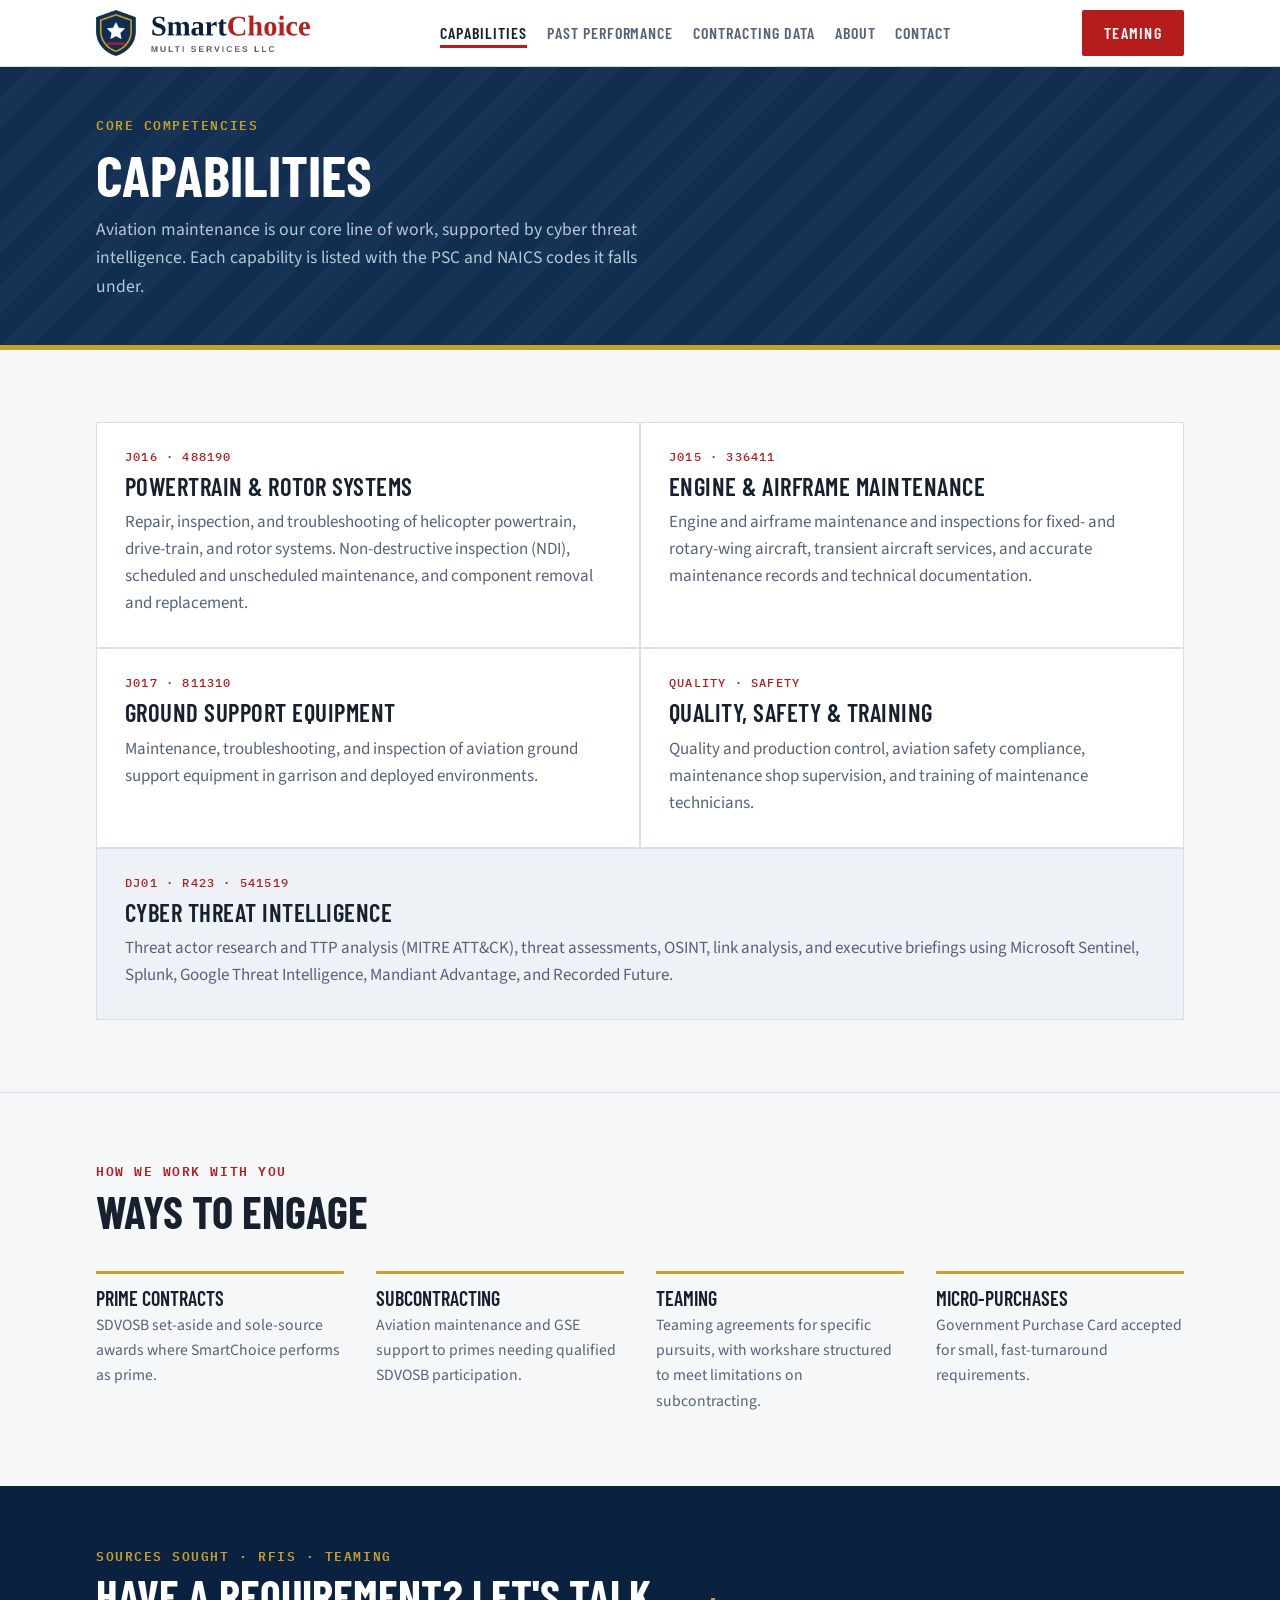
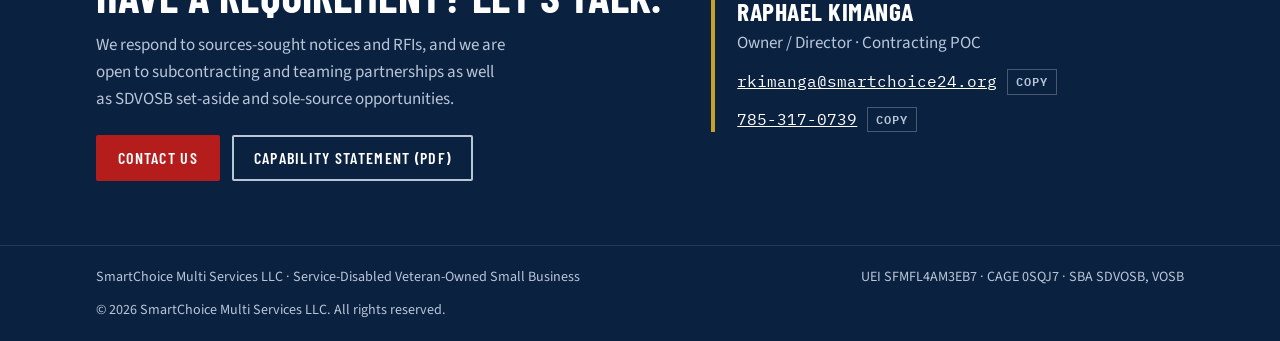
<file: capabilities.html>
<!doctype html>
<html lang="en">
<head>
<meta charset="utf-8">
<meta name="viewport" content="width=device-width, initial-scale=1, viewport-fit=cover">
<title>Capabilities | SmartChoice</title>
<meta name="description" content="SmartChoice Multi Services LLC is an SBA-certified SDVOSB in Alexandria, Virginia, providing rotary-wing aviation maintenance, ground support equipment services, and cyber threat intelligence.">
<link rel="icon" type="image/png" href="assets/favicon.png">
<link rel="preconnect" href="https://fonts.googleapis.com">
<link rel="preconnect" href="https://fonts.gstatic.com" crossorigin>
<link rel="stylesheet" href="https://fonts.googleapis.com/css2?family=Barlow+Condensed:wght@500;600;700&family=Source+Sans+3:ital,wght@0,400;0,600;0,700;1,400&family=IBM+Plex+Mono:wght@400;500&display=swap">
<style>
/* Layout: aircraft data-plate motif. Navy hangar band hero, then a two-column body where
   contracting data sits on a riveted "spec plate" beside the narrative. */
:root{
  --navy:#112E51; --navy-2:#0B2140; --red:#B51D1D; --gold:#C6A02A;
  --bg:#F6F7F9; --surface:#FFFFFF; --ink:#16202E; --muted:#56637A; --line:#D8DEE7;
  --plate:#EEF1F5; --on-navy:#FFFFFF; --on-navy-muted:#B9C6D8;
  --code:#9A1818;
  --f-display:"Barlow Condensed","Arial Narrow",Arial,sans-serif;
  --f-body:"Source Sans 3","Segoe UI",Arial,sans-serif;
  --f-mono:"IBM Plex Mono",ui-monospace,Menlo,Consolas,monospace;
  --logo-light:block; --logo-dark:none;
}
@media (prefers-color-scheme: dark){:root:not([data-theme="light"]){
  --bg:#0C1522; --surface:#122033; --ink:#E8EDF4; --muted:#9FB0C6; --line:#24364E;
  --plate:#18293F; --navy:#0E2643; --navy-2:#081A30; --code:#F08A7E; --gold:#D4B24A;
  --logo-light:none; --logo-dark:block; color-scheme:dark}}
:root[data-theme="dark"]{
  --bg:#0C1522; --surface:#122033; --ink:#E8EDF4; --muted:#9FB0C6; --line:#24364E;
  --plate:#18293F; --navy:#0E2643; --navy-2:#081A30; --code:#F08A7E; --gold:#D4B24A;
  --logo-light:none; --logo-dark:block; color-scheme:dark}

*{box-sizing:border-box}
html{scroll-behavior:smooth}
@media (prefers-reduced-motion:reduce){html{scroll-behavior:auto}}
body{background:var(--bg);color:var(--ink);font:400 17px/1.6 var(--f-body);margin:0}
body::before{content:"";position:fixed;inset:0 0 auto;height:env(safe-area-inset-top,0px);z-index:10;background:var(--surface)}
.wrap{max-width:1120px;margin:0 auto;padding-left:max(16px,env(safe-area-inset-left,0px));padding-right:max(16px,env(safe-area-inset-right,0px))}
h1,h2,h3{font-family:var(--f-display);text-wrap:balance;margin:0;line-height:1.05}
a{color:inherit}
:focus-visible{outline:3px solid var(--gold);outline-offset:2px}
.eyebrow{font:600 .8rem/1 var(--f-mono);letter-spacing:.12em;text-transform:uppercase;color:var(--red)}
.code{font-family:var(--f-mono);color:var(--code);font-size:.92em}

/* Header */
header{position:sticky;top:env(safe-area-inset-top,0px);z-index:9;background:var(--surface);border-bottom:1px solid var(--line)}
.bar{display:flex;align-items:center;justify-content:space-between;gap:16px;padding-block:10px}
.brand img{height:46px;width:auto;display:var(--logo-light)}
.brand img.dark{display:var(--logo-dark)}
nav ul{display:flex;gap:22px;list-style:none;margin:0;padding:0;font:600 1rem/1 var(--f-display);letter-spacing:.06em;text-transform:uppercase}
nav a{text-decoration:none;color:var(--muted)}
nav a:hover{color:var(--ink)}
.btn{display:inline-flex;align-items:center;gap:8px;font:600 1rem/1 var(--f-display);letter-spacing:.08em;text-transform:uppercase;text-decoration:none;padding:13px 20px;border-radius:2px;border:2px solid transparent}
.btn-red{background:var(--red);color:#fff}
.btn-red:hover{background:#951616}
.btn-ghost{border-color:var(--on-navy-muted);color:var(--on-navy)}
.btn-ghost:hover{border-color:var(--gold);color:var(--gold)}
@media (max-width:860px){nav{display:none}}

/* Hero */
.hero{background:var(--navy);color:var(--on-navy);border-bottom:5px solid var(--gold);position:relative;overflow:hidden}
.hero::after{content:"";position:absolute;inset:0;background:repeating-linear-gradient(135deg,transparent 0 22px,rgba(255,255,255,.025) 22px 44px);pointer-events:none}
.hero .wrap{position:relative;z-index:1;display:grid;grid-template-columns:1.35fr 1fr;gap:48px;align-items:center;padding-block:72px 64px}
.hero .eyebrow{color:var(--gold)}
.hero h1{font-size:clamp(2.6rem,6vw,4.4rem);font-weight:700;text-transform:uppercase;letter-spacing:.01em;margin:16px 0 18px}
.hero h1 span{color:var(--gold)}
.hero p.lede{font-size:1.15rem;color:var(--on-navy-muted);max-width:56ch;margin:0 0 28px}
.cta{display:flex;flex-wrap:wrap;gap:12px}
.cert{border:1px solid rgba(255,255,255,.18);background:rgba(255,255,255,.04);padding:24px;min-width:0}
.cert h2{font-size:1.05rem;letter-spacing:.14em;text-transform:uppercase;color:var(--gold);font-weight:600;margin-bottom:14px}
.cert dl{display:grid;grid-template-columns:auto 1fr;gap:9px 18px;margin:0;font-size:.98rem}
.cert dt{font:500 .78rem/1.9 var(--f-mono);letter-spacing:.08em;text-transform:uppercase;color:var(--on-navy-muted)}
.cert dd{margin:0;font-family:var(--f-mono);font-variant-numeric:tabular-nums;min-width:0;overflow-wrap:anywhere}
@media (max-width:860px){.hero .wrap{grid-template-columns:1fr;padding-block:48px}}

/* Sections */
section.block{padding-block:72px}
section.block + section.block{border-top:1px solid var(--line)}
.head{display:grid;gap:10px;margin-bottom:36px;max-width:62ch}
.head h2{font-size:clamp(2rem,4vw,2.8rem);font-weight:700;text-transform:uppercase}
.head p{margin:0;color:var(--muted)}

.caps{display:grid;grid-template-columns:repeat(2,minmax(0,1fr));gap:2px;background:var(--line);border:1px solid var(--line)}
.cap{background:var(--surface);padding:28px 28px 30px;display:grid;gap:10px;align-content:start}
.cap h3{font-size:1.55rem;font-weight:600;text-transform:uppercase;letter-spacing:.02em}
.cap p{margin:0;color:var(--muted)}
.cap .tag{font:500 .75rem/1 var(--f-mono);letter-spacing:.1em;text-transform:uppercase;color:var(--red)}
.cap.secondary{background:var(--plate)}
.cap.wide{grid-column:1/-1}
@media (max-width:720px){.caps{grid-template-columns:1fr}}

.why{display:grid;grid-template-columns:repeat(auto-fit,minmax(240px,1fr));gap:28px 40px}
.why div{border-top:3px solid var(--gold);padding-top:16px}
.why h3{font-size:1.35rem;text-transform:uppercase;font-weight:600;margin-bottom:6px}
.why p{margin:0;color:var(--muted);font-size:.98rem}

/* Experience timeline */
.split{display:grid;grid-template-columns:1.4fr 1fr;gap:56px;align-items:start}
@media (max-width:900px){.split{grid-template-columns:1fr}}
.log{list-style:none;margin:0;padding:0;display:grid;gap:0;border-left:2px solid var(--line)}
.log li{position:relative;padding:0 0 26px 24px;min-width:0}
.log li::before{content:"";position:absolute;left:-7px;top:6px;width:12px;height:12px;background:var(--surface);border:2px solid var(--navy)}
:root[data-theme="dark"] .log li::before{border-color:var(--gold)}
@media (prefers-color-scheme:dark){:root:not([data-theme="light"]) .log li::before{border-color:var(--gold)}}
.log .when{font:500 .8rem/1 var(--f-mono);letter-spacing:.06em;color:var(--muted);font-variant-numeric:tabular-nums}
.log h3{font-size:1.3rem;font-weight:600;text-transform:uppercase;margin:6px 0 2px}
.log .where{font-style:italic;color:var(--muted);margin:0 0 6px}
.log p{margin:0;font-size:.98rem}
.note{font-size:.88rem;color:var(--muted);margin-top:6px}

/* Data plate */
.plate{background:var(--plate);border:1px solid var(--line);padding:26px;position:relative;min-width:0}
.plate::before,.plate::after{content:"";position:absolute;width:8px;height:8px;border-radius:50%;background:var(--line);top:10px}
.plate::before{left:10px}.plate::after{right:10px}
.plate h3{font-size:1.2rem;letter-spacing:.14em;text-transform:uppercase;font-weight:600;color:var(--muted);margin-bottom:16px}
.rows{display:grid;gap:0}
.row{display:grid;grid-template-columns:150px 1fr;gap:12px;padding:10px 0;border-top:1px dashed var(--line);min-width:0}
.row:first-child{border-top:0}
.row b{font:500 .78rem/1.7 var(--f-mono);letter-spacing:.06em;text-transform:uppercase;color:var(--muted)}
.row span{min-width:0;overflow-wrap:anywhere}
@media (max-width:480px){.row{grid-template-columns:1fr;gap:2px}}

.quals{display:flex;flex-wrap:wrap;gap:8px;margin-top:18px}
.quals span{font:500 .82rem/1 var(--f-mono);padding:8px 10px;border:1px solid var(--line);background:var(--surface)}

/* Contact */
.contact{background:var(--navy-2);color:var(--on-navy)}
.contact .wrap{display:grid;grid-template-columns:1.2fr 1fr;gap:48px;padding-block:64px;align-items:center}
.contact h2{font-size:clamp(2rem,4vw,2.8rem);text-transform:uppercase;font-weight:700;margin:10px 0 12px}
.contact .eyebrow{color:var(--gold)}
.contact p{color:var(--on-navy-muted);margin:0 0 22px;max-width:52ch}
.poc{border-left:4px solid var(--gold);padding-left:22px;display:grid;gap:12px}
.poc .name{font:700 1.6rem/1 var(--f-display);text-transform:uppercase;letter-spacing:.02em}
.poc .role{color:var(--on-navy-muted);margin-top:-6px}
.line{display:flex;flex-wrap:wrap;align-items:center;gap:10px;font-family:var(--f-mono);font-size:.98rem;min-width:0}
.line a{color:var(--on-navy);overflow-wrap:anywhere}
.copy{font:600 .72rem/1 var(--f-mono);letter-spacing:.08em;text-transform:uppercase;background:transparent;color:var(--on-navy-muted);border:1px solid rgba(255,255,255,.25);padding:6px 8px;cursor:pointer}
.copy:hover{color:var(--gold);border-color:var(--gold)}
@media (max-width:860px){.contact .wrap{grid-template-columns:1fr}}

footer{background:var(--navy-2);color:var(--on-navy-muted);border-top:1px solid rgba(255,255,255,.1);font-size:.88rem}
footer .wrap{display:flex;flex-wrap:wrap;justify-content:space-between;gap:10px;padding-block:20px}

nav ul{gap:20px;white-space:nowrap}
.hero h1{font-size:clamp(2.4rem,4.6vw,3.5rem)}
.why{grid-template-columns:repeat(3,minmax(0,1fr))}
@media (max-width:900px){.why{grid-template-columns:repeat(2,minmax(0,1fr))}}
@media (max-width:560px){.why{grid-template-columns:1fr}}
@media (max-width:1040px){nav{display:none}.mobile-nav{display:block}}
img{max-width:100%;height:auto}
[hidden]{display:none!important}
nav a[aria-current="page"]{color:var(--ink);box-shadow:inset 0 -3px 0 var(--red);padding-bottom:6px}
.pagehead{background:var(--navy);color:var(--on-navy);border-bottom:5px solid var(--gold);position:relative;overflow:hidden}
.pagehead::after{content:"";position:absolute;inset:0;background:repeating-linear-gradient(135deg,transparent 0 22px,rgba(255,255,255,.025) 22px 44px);pointer-events:none}
.pagehead .wrap{position:relative;z-index:1;padding-block:52px 44px;display:grid;gap:12px}
.pagehead .eyebrow{color:var(--gold)}
.pagehead h1{font-size:clamp(2.4rem,5vw,3.6rem);font-weight:700;text-transform:uppercase}
.pagehead p{margin:0;color:var(--on-navy-muted);max-width:62ch;font-size:1.1rem}
.more{display:inline-block;margin-top:28px;font:600 1rem/1 var(--f-display);letter-spacing:.08em;text-transform:uppercase;color:var(--red);text-decoration:none;border-bottom:2px solid currentColor;padding-bottom:4px}
.more:hover{color:var(--ink)}
.prose{max-width:66ch;display:grid;gap:16px}
.prose p{margin:0}
.prose h2{font-size:1.7rem;text-transform:uppercase;font-weight:700;margin-top:12px}
.about-grid{display:grid;grid-template-columns:1.5fr 1fr;gap:56px;align-items:start}
@media (max-width:900px){.about-grid{grid-template-columns:1fr}}
.facts{list-style:none;margin:0;padding:0;display:grid;gap:10px}
.facts li{display:flex;gap:10px;align-items:baseline}
.facts li::before{content:"";flex:none;width:8px;height:8px;background:var(--gold);transform:translateY(-2px)}
.mobile-nav{display:none;border-top:1px solid var(--line);overflow-x:auto}
.mobile-nav ul{display:flex;gap:18px;list-style:none;margin:0;padding-block:10px;font:600 .95rem/1 var(--f-display);letter-spacing:.06em;text-transform:uppercase;white-space:nowrap}
.mobile-nav a{text-decoration:none;color:var(--muted)}
.mobile-nav a[aria-current="page"]{color:var(--red)}
@media (max-width:860px){.mobile-nav{display:block}}
.steps{display:grid;grid-template-columns:repeat(auto-fit,minmax(220px,1fr));gap:24px 32px;margin-top:8px}
.steps div{border-top:3px solid var(--gold);padding-top:14px}
.steps h3{font-size:1.25rem;text-transform:uppercase;font-weight:600;margin-bottom:4px}
.steps p{margin:0;color:var(--muted);font-size:.98rem}
</style>
</head>
<body>
<header>
  <div class="wrap bar">
    <a class="brand" href="index.html" aria-label="SmartChoice Multi Services LLC home">
      <img src="assets/logo.png" alt="SmartChoice Multi Services LLC" width="213" height="46">
      <img class="dark" src="assets/logo-dark.png" alt="SmartChoice Multi Services LLC" width="213" height="46">
    </a>
    <nav aria-label="Main"><ul><li><a href="capabilities.html" aria-current="page">Capabilities</a></li><li><a href="past-performance.html">Past Performance</a></li><li><a href="contracting.html">Contracting Data</a></li><li><a href="about.html">About</a></li><li><a href="contact.html">Contact</a></li></ul></nav>
    <a class="btn btn-red" href="contact.html">Teaming</a>
  </div>
  <div class="mobile-nav"><div class="wrap"><ul><li><a href="capabilities.html" aria-current="page">Capabilities</a></li><li><a href="past-performance.html">Past Performance</a></li><li><a href="contracting.html">Contracting Data</a></li><li><a href="about.html">About</a></li><li><a href="contact.html">Contact</a></li></ul></div></div>
</header>
<main>
<section class="pagehead"><div class="wrap">
  <div class="eyebrow">Core Competencies</div>
  <h1>Capabilities</h1>
  <p>Aviation maintenance is our core line of work, supported by cyber threat intelligence. Each capability is listed with the PSC and NAICS codes it falls under.</p>
</div></section>
<section class="block">
  <div class="wrap">
    <div class="caps">
  <article class="cap"><span class="tag">J016 &middot; 488190</span><h3>Powertrain &amp; Rotor Systems</h3>
    <p>Repair, inspection, and troubleshooting of helicopter powertrain, drive-train, and rotor systems. Non-destructive inspection (NDI), scheduled and unscheduled maintenance, and component removal and replacement.</p></article>
  <article class="cap"><span class="tag">J015 &middot; 336411</span><h3>Engine &amp; Airframe Maintenance</h3>
    <p>Engine and airframe maintenance and inspections for fixed- and rotary-wing aircraft, transient aircraft services, and accurate maintenance records and technical documentation.</p></article>
  <article class="cap"><span class="tag">J017 &middot; 811310</span><h3>Ground Support Equipment</h3>
    <p>Maintenance, troubleshooting, and inspection of aviation ground support equipment in garrison and deployed environments.</p></article>
  <article class="cap"><span class="tag">Quality &middot; Safety</span><h3>Quality, Safety &amp; Training</h3>
    <p>Quality and production control, aviation safety compliance, maintenance shop supervision, and training of maintenance technicians.</p></article>
  <article class="cap secondary wide"><span class="tag">DJ01 &middot; R423 &middot; 541519</span><h3>Cyber Threat Intelligence</h3>
    <p>Threat actor research and TTP analysis (MITRE ATT&amp;CK), threat assessments, OSINT, link analysis, and executive briefings using Microsoft Sentinel, Splunk, Google Threat Intelligence, Mandiant Advantage, and Recorded Future.</p></article>
</div>
  </div>
</section>
<section class="block">
  <div class="wrap">
    <div class="head"><div class="eyebrow">How we work with you</div><h2>Ways to engage</h2></div>
    <div class="steps">
      <div><h3>Prime Contracts</h3><p>SDVOSB set-aside and sole-source awards where SmartChoice performs as prime.</p></div>
      <div><h3>Subcontracting</h3><p>Aviation maintenance and GSE support to primes needing qualified SDVOSB participation.</p></div>
      <div><h3>Teaming</h3><p>Teaming agreements for specific pursuits, with workshare structured to meet limitations on subcontracting.</p></div>
      <div><h3>Micro-Purchases</h3><p>Government Purchase Card accepted for small, fast-turnaround requirements.</p></div>
    </div>
  </div>
</section>
<section class="contact">
  <div class="wrap">
    <div>
      <div class="eyebrow">Sources Sought &middot; RFIs &middot; Teaming</div>
      <h2>Have a requirement? Let's talk.</h2>
      <p>We respond to sources-sought notices and RFIs, and we are open to subcontracting and teaming partnerships as well as SDVOSB set-aside and sole-source opportunities.</p>
      <div class="cta"><a class="btn btn-red" href="contact.html">Contact Us</a>
      <a class="btn btn-ghost" href="assets/SmartChoice_Capability_Statement.pdf" target="_blank" rel="noopener">Capability Statement (PDF)</a></div>
    </div>
    <div class="poc">
      <div class="name">Raphael Kimanga</div>
      <div class="role">Owner / Director &middot; Contracting POC</div>
      <div class="line"><a href="mailto:rkimanga@smartchoice24.org">rkimanga@smartchoice24.org</a><button class="copy" type="button" data-copy="rkimanga@smartchoice24.org">Copy</button></div>
      <div class="line"><a href="tel:+17853170739">785-317-0739</a><button class="copy" type="button" data-copy="785-317-0739">Copy</button></div>
    </div>
  </div>
</section>
</main>
<footer>
  <div class="wrap">
    <span>SmartChoice Multi Services LLC &middot; Service-Disabled Veteran-Owned Small Business</span>
    <span>UEI SFMFL4AM3EB7 &middot; CAGE 0SQJ7 &middot; SBA SDVOSB, VOSB</span>
    <span>&copy; 2026 SmartChoice Multi Services LLC. All rights reserved.</span>
  </div>
</footer>
<script>
document.querySelectorAll('.copy').forEach(function(b){
  b.addEventListener('click',function(){
    var v=b.getAttribute('data-copy'),done=function(){b.textContent='Copied';setTimeout(function(){b.textContent='Copy'},1500)};
    try{navigator.clipboard.writeText(v).then(done,function(){sel(b)})}catch(e){sel(b)}
  });
});
function sel(b){var a=b.previousElementSibling,r=document.createRange();r.selectNodeContents(a);var s=getSelection();s.removeAllRanges();s.addRange(r);b.textContent='Selected'}
</script>
</body>
</html>
</file>
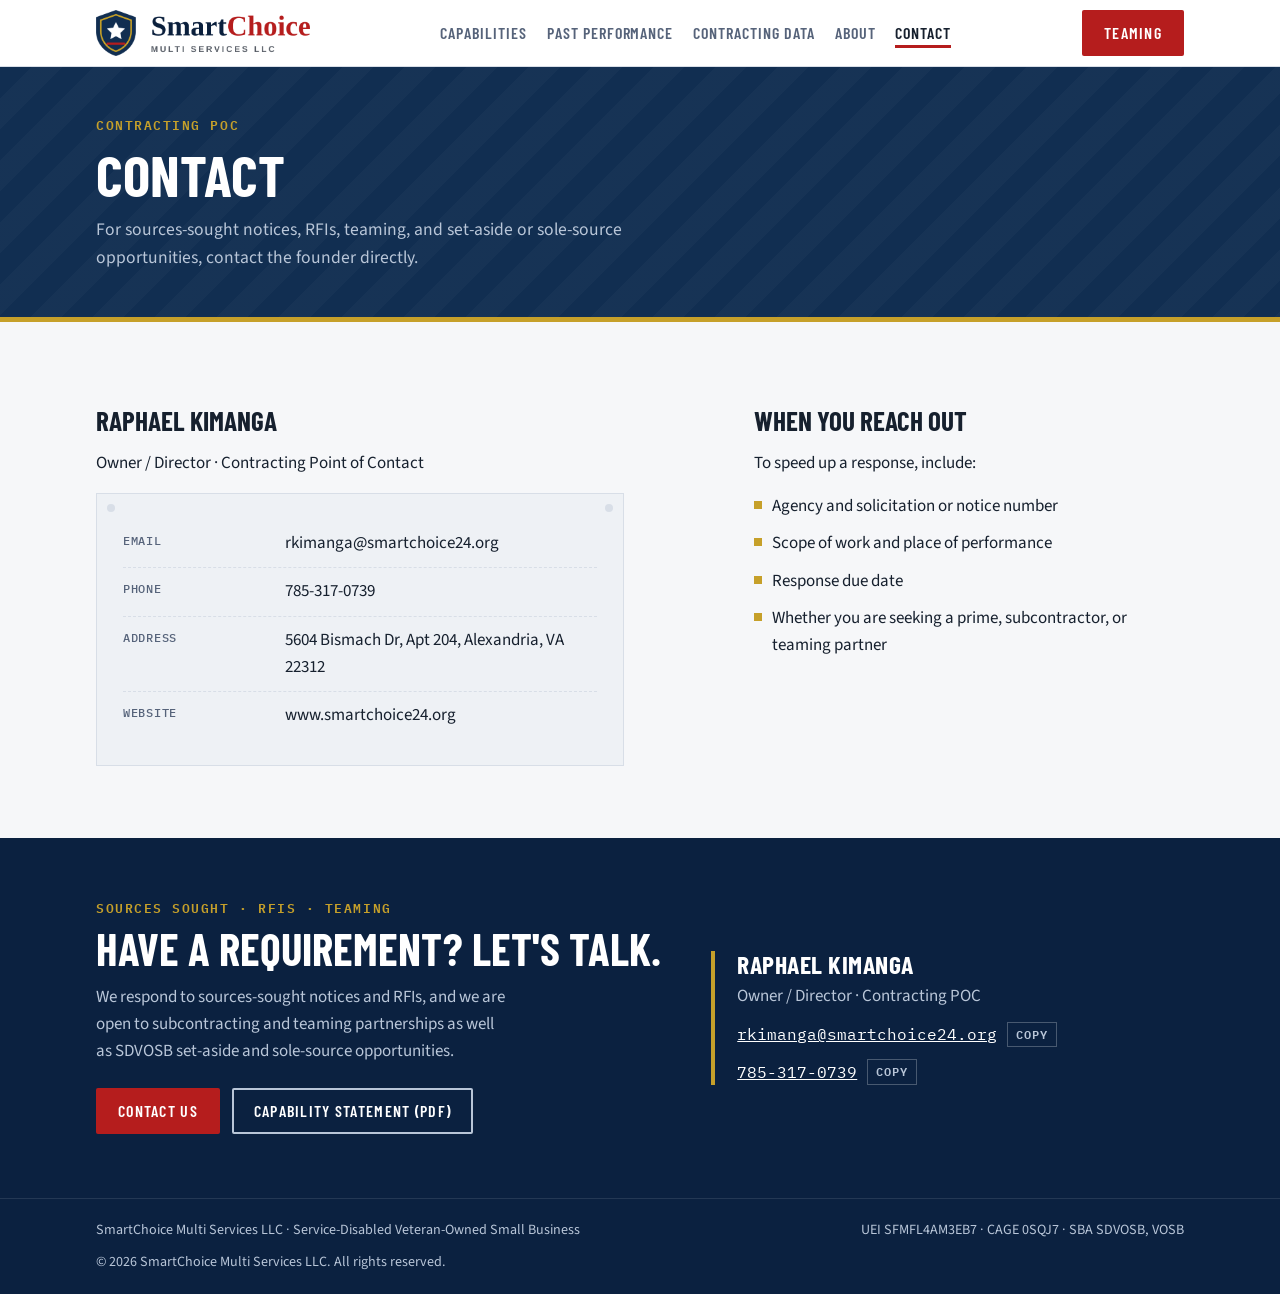
<file: contact.html>
<!doctype html>
<html lang="en">
<head>
<meta charset="utf-8">
<meta name="viewport" content="width=device-width, initial-scale=1, viewport-fit=cover">
<title>Contact | SmartChoice</title>
<meta name="description" content="SmartChoice Multi Services LLC is an SBA-certified SDVOSB in Alexandria, Virginia, providing rotary-wing aviation maintenance, ground support equipment services, and cyber threat intelligence.">
<link rel="icon" type="image/png" href="assets/favicon.png">
<link rel="preconnect" href="https://fonts.googleapis.com">
<link rel="preconnect" href="https://fonts.gstatic.com" crossorigin>
<link rel="stylesheet" href="https://fonts.googleapis.com/css2?family=Barlow+Condensed:wght@500;600;700&family=Source+Sans+3:ital,wght@0,400;0,600;0,700;1,400&family=IBM+Plex+Mono:wght@400;500&display=swap">
<style>
/* Layout: aircraft data-plate motif. Navy hangar band hero, then a two-column body where
   contracting data sits on a riveted "spec plate" beside the narrative. */
:root{
  --navy:#112E51; --navy-2:#0B2140; --red:#B51D1D; --gold:#C6A02A;
  --bg:#F6F7F9; --surface:#FFFFFF; --ink:#16202E; --muted:#56637A; --line:#D8DEE7;
  --plate:#EEF1F5; --on-navy:#FFFFFF; --on-navy-muted:#B9C6D8;
  --code:#9A1818;
  --f-display:"Barlow Condensed","Arial Narrow",Arial,sans-serif;
  --f-body:"Source Sans 3","Segoe UI",Arial,sans-serif;
  --f-mono:"IBM Plex Mono",ui-monospace,Menlo,Consolas,monospace;
  --logo-light:block; --logo-dark:none;
}
@media (prefers-color-scheme: dark){:root:not([data-theme="light"]){
  --bg:#0C1522; --surface:#122033; --ink:#E8EDF4; --muted:#9FB0C6; --line:#24364E;
  --plate:#18293F; --navy:#0E2643; --navy-2:#081A30; --code:#F08A7E; --gold:#D4B24A;
  --logo-light:none; --logo-dark:block; color-scheme:dark}}
:root[data-theme="dark"]{
  --bg:#0C1522; --surface:#122033; --ink:#E8EDF4; --muted:#9FB0C6; --line:#24364E;
  --plate:#18293F; --navy:#0E2643; --navy-2:#081A30; --code:#F08A7E; --gold:#D4B24A;
  --logo-light:none; --logo-dark:block; color-scheme:dark}

*{box-sizing:border-box}
html{scroll-behavior:smooth}
@media (prefers-reduced-motion:reduce){html{scroll-behavior:auto}}
body{background:var(--bg);color:var(--ink);font:400 17px/1.6 var(--f-body);margin:0}
body::before{content:"";position:fixed;inset:0 0 auto;height:env(safe-area-inset-top,0px);z-index:10;background:var(--surface)}
.wrap{max-width:1120px;margin:0 auto;padding-left:max(16px,env(safe-area-inset-left,0px));padding-right:max(16px,env(safe-area-inset-right,0px))}
h1,h2,h3{font-family:var(--f-display);text-wrap:balance;margin:0;line-height:1.05}
a{color:inherit}
:focus-visible{outline:3px solid var(--gold);outline-offset:2px}
.eyebrow{font:600 .8rem/1 var(--f-mono);letter-spacing:.12em;text-transform:uppercase;color:var(--red)}
.code{font-family:var(--f-mono);color:var(--code);font-size:.92em}

/* Header */
header{position:sticky;top:env(safe-area-inset-top,0px);z-index:9;background:var(--surface);border-bottom:1px solid var(--line)}
.bar{display:flex;align-items:center;justify-content:space-between;gap:16px;padding-block:10px}
.brand img{height:46px;width:auto;display:var(--logo-light)}
.brand img.dark{display:var(--logo-dark)}
nav ul{display:flex;gap:22px;list-style:none;margin:0;padding:0;font:600 1rem/1 var(--f-display);letter-spacing:.06em;text-transform:uppercase}
nav a{text-decoration:none;color:var(--muted)}
nav a:hover{color:var(--ink)}
.btn{display:inline-flex;align-items:center;gap:8px;font:600 1rem/1 var(--f-display);letter-spacing:.08em;text-transform:uppercase;text-decoration:none;padding:13px 20px;border-radius:2px;border:2px solid transparent}
.btn-red{background:var(--red);color:#fff}
.btn-red:hover{background:#951616}
.btn-ghost{border-color:var(--on-navy-muted);color:var(--on-navy)}
.btn-ghost:hover{border-color:var(--gold);color:var(--gold)}
@media (max-width:860px){nav{display:none}}

/* Hero */
.hero{background:var(--navy);color:var(--on-navy);border-bottom:5px solid var(--gold);position:relative;overflow:hidden}
.hero::after{content:"";position:absolute;inset:0;background:repeating-linear-gradient(135deg,transparent 0 22px,rgba(255,255,255,.025) 22px 44px);pointer-events:none}
.hero .wrap{position:relative;z-index:1;display:grid;grid-template-columns:1.35fr 1fr;gap:48px;align-items:center;padding-block:72px 64px}
.hero .eyebrow{color:var(--gold)}
.hero h1{font-size:clamp(2.6rem,6vw,4.4rem);font-weight:700;text-transform:uppercase;letter-spacing:.01em;margin:16px 0 18px}
.hero h1 span{color:var(--gold)}
.hero p.lede{font-size:1.15rem;color:var(--on-navy-muted);max-width:56ch;margin:0 0 28px}
.cta{display:flex;flex-wrap:wrap;gap:12px}
.cert{border:1px solid rgba(255,255,255,.18);background:rgba(255,255,255,.04);padding:24px;min-width:0}
.cert h2{font-size:1.05rem;letter-spacing:.14em;text-transform:uppercase;color:var(--gold);font-weight:600;margin-bottom:14px}
.cert dl{display:grid;grid-template-columns:auto 1fr;gap:9px 18px;margin:0;font-size:.98rem}
.cert dt{font:500 .78rem/1.9 var(--f-mono);letter-spacing:.08em;text-transform:uppercase;color:var(--on-navy-muted)}
.cert dd{margin:0;font-family:var(--f-mono);font-variant-numeric:tabular-nums;min-width:0;overflow-wrap:anywhere}
@media (max-width:860px){.hero .wrap{grid-template-columns:1fr;padding-block:48px}}

/* Sections */
section.block{padding-block:72px}
section.block + section.block{border-top:1px solid var(--line)}
.head{display:grid;gap:10px;margin-bottom:36px;max-width:62ch}
.head h2{font-size:clamp(2rem,4vw,2.8rem);font-weight:700;text-transform:uppercase}
.head p{margin:0;color:var(--muted)}

.caps{display:grid;grid-template-columns:repeat(2,minmax(0,1fr));gap:2px;background:var(--line);border:1px solid var(--line)}
.cap{background:var(--surface);padding:28px 28px 30px;display:grid;gap:10px;align-content:start}
.cap h3{font-size:1.55rem;font-weight:600;text-transform:uppercase;letter-spacing:.02em}
.cap p{margin:0;color:var(--muted)}
.cap .tag{font:500 .75rem/1 var(--f-mono);letter-spacing:.1em;text-transform:uppercase;color:var(--red)}
.cap.secondary{background:var(--plate)}
.cap.wide{grid-column:1/-1}
@media (max-width:720px){.caps{grid-template-columns:1fr}}

.why{display:grid;grid-template-columns:repeat(auto-fit,minmax(240px,1fr));gap:28px 40px}
.why div{border-top:3px solid var(--gold);padding-top:16px}
.why h3{font-size:1.35rem;text-transform:uppercase;font-weight:600;margin-bottom:6px}
.why p{margin:0;color:var(--muted);font-size:.98rem}

/* Experience timeline */
.split{display:grid;grid-template-columns:1.4fr 1fr;gap:56px;align-items:start}
@media (max-width:900px){.split{grid-template-columns:1fr}}
.log{list-style:none;margin:0;padding:0;display:grid;gap:0;border-left:2px solid var(--line)}
.log li{position:relative;padding:0 0 26px 24px;min-width:0}
.log li::before{content:"";position:absolute;left:-7px;top:6px;width:12px;height:12px;background:var(--surface);border:2px solid var(--navy)}
:root[data-theme="dark"] .log li::before{border-color:var(--gold)}
@media (prefers-color-scheme:dark){:root:not([data-theme="light"]) .log li::before{border-color:var(--gold)}}
.log .when{font:500 .8rem/1 var(--f-mono);letter-spacing:.06em;color:var(--muted);font-variant-numeric:tabular-nums}
.log h3{font-size:1.3rem;font-weight:600;text-transform:uppercase;margin:6px 0 2px}
.log .where{font-style:italic;color:var(--muted);margin:0 0 6px}
.log p{margin:0;font-size:.98rem}
.note{font-size:.88rem;color:var(--muted);margin-top:6px}

/* Data plate */
.plate{background:var(--plate);border:1px solid var(--line);padding:26px;position:relative;min-width:0}
.plate::before,.plate::after{content:"";position:absolute;width:8px;height:8px;border-radius:50%;background:var(--line);top:10px}
.plate::before{left:10px}.plate::after{right:10px}
.plate h3{font-size:1.2rem;letter-spacing:.14em;text-transform:uppercase;font-weight:600;color:var(--muted);margin-bottom:16px}
.rows{display:grid;gap:0}
.row{display:grid;grid-template-columns:150px 1fr;gap:12px;padding:10px 0;border-top:1px dashed var(--line);min-width:0}
.row:first-child{border-top:0}
.row b{font:500 .78rem/1.7 var(--f-mono);letter-spacing:.06em;text-transform:uppercase;color:var(--muted)}
.row span{min-width:0;overflow-wrap:anywhere}
@media (max-width:480px){.row{grid-template-columns:1fr;gap:2px}}

.quals{display:flex;flex-wrap:wrap;gap:8px;margin-top:18px}
.quals span{font:500 .82rem/1 var(--f-mono);padding:8px 10px;border:1px solid var(--line);background:var(--surface)}

/* Contact */
.contact{background:var(--navy-2);color:var(--on-navy)}
.contact .wrap{display:grid;grid-template-columns:1.2fr 1fr;gap:48px;padding-block:64px;align-items:center}
.contact h2{font-size:clamp(2rem,4vw,2.8rem);text-transform:uppercase;font-weight:700;margin:10px 0 12px}
.contact .eyebrow{color:var(--gold)}
.contact p{color:var(--on-navy-muted);margin:0 0 22px;max-width:52ch}
.poc{border-left:4px solid var(--gold);padding-left:22px;display:grid;gap:12px}
.poc .name{font:700 1.6rem/1 var(--f-display);text-transform:uppercase;letter-spacing:.02em}
.poc .role{color:var(--on-navy-muted);margin-top:-6px}
.line{display:flex;flex-wrap:wrap;align-items:center;gap:10px;font-family:var(--f-mono);font-size:.98rem;min-width:0}
.line a{color:var(--on-navy);overflow-wrap:anywhere}
.copy{font:600 .72rem/1 var(--f-mono);letter-spacing:.08em;text-transform:uppercase;background:transparent;color:var(--on-navy-muted);border:1px solid rgba(255,255,255,.25);padding:6px 8px;cursor:pointer}
.copy:hover{color:var(--gold);border-color:var(--gold)}
@media (max-width:860px){.contact .wrap{grid-template-columns:1fr}}

footer{background:var(--navy-2);color:var(--on-navy-muted);border-top:1px solid rgba(255,255,255,.1);font-size:.88rem}
footer .wrap{display:flex;flex-wrap:wrap;justify-content:space-between;gap:10px;padding-block:20px}

nav ul{gap:20px;white-space:nowrap}
.hero h1{font-size:clamp(2.4rem,4.6vw,3.5rem)}
.why{grid-template-columns:repeat(3,minmax(0,1fr))}
@media (max-width:900px){.why{grid-template-columns:repeat(2,minmax(0,1fr))}}
@media (max-width:560px){.why{grid-template-columns:1fr}}
@media (max-width:1040px){nav{display:none}.mobile-nav{display:block}}
img{max-width:100%;height:auto}
[hidden]{display:none!important}
nav a[aria-current="page"]{color:var(--ink);box-shadow:inset 0 -3px 0 var(--red);padding-bottom:6px}
.pagehead{background:var(--navy);color:var(--on-navy);border-bottom:5px solid var(--gold);position:relative;overflow:hidden}
.pagehead::after{content:"";position:absolute;inset:0;background:repeating-linear-gradient(135deg,transparent 0 22px,rgba(255,255,255,.025) 22px 44px);pointer-events:none}
.pagehead .wrap{position:relative;z-index:1;padding-block:52px 44px;display:grid;gap:12px}
.pagehead .eyebrow{color:var(--gold)}
.pagehead h1{font-size:clamp(2.4rem,5vw,3.6rem);font-weight:700;text-transform:uppercase}
.pagehead p{margin:0;color:var(--on-navy-muted);max-width:62ch;font-size:1.1rem}
.more{display:inline-block;margin-top:28px;font:600 1rem/1 var(--f-display);letter-spacing:.08em;text-transform:uppercase;color:var(--red);text-decoration:none;border-bottom:2px solid currentColor;padding-bottom:4px}
.more:hover{color:var(--ink)}
.prose{max-width:66ch;display:grid;gap:16px}
.prose p{margin:0}
.prose h2{font-size:1.7rem;text-transform:uppercase;font-weight:700;margin-top:12px}
.about-grid{display:grid;grid-template-columns:1.5fr 1fr;gap:56px;align-items:start}
@media (max-width:900px){.about-grid{grid-template-columns:1fr}}
.facts{list-style:none;margin:0;padding:0;display:grid;gap:10px}
.facts li{display:flex;gap:10px;align-items:baseline}
.facts li::before{content:"";flex:none;width:8px;height:8px;background:var(--gold);transform:translateY(-2px)}
.mobile-nav{display:none;border-top:1px solid var(--line);overflow-x:auto}
.mobile-nav ul{display:flex;gap:18px;list-style:none;margin:0;padding-block:10px;font:600 .95rem/1 var(--f-display);letter-spacing:.06em;text-transform:uppercase;white-space:nowrap}
.mobile-nav a{text-decoration:none;color:var(--muted)}
.mobile-nav a[aria-current="page"]{color:var(--red)}
@media (max-width:860px){.mobile-nav{display:block}}
.steps{display:grid;grid-template-columns:repeat(auto-fit,minmax(220px,1fr));gap:24px 32px;margin-top:8px}
.steps div{border-top:3px solid var(--gold);padding-top:14px}
.steps h3{font-size:1.25rem;text-transform:uppercase;font-weight:600;margin-bottom:4px}
.steps p{margin:0;color:var(--muted);font-size:.98rem}
</style>
</head>
<body>
<header>
  <div class="wrap bar">
    <a class="brand" href="index.html" aria-label="SmartChoice Multi Services LLC home">
      <img src="assets/logo.png" alt="SmartChoice Multi Services LLC" width="213" height="46">
      <img class="dark" src="assets/logo-dark.png" alt="SmartChoice Multi Services LLC" width="213" height="46">
    </a>
    <nav aria-label="Main"><ul><li><a href="capabilities.html">Capabilities</a></li><li><a href="past-performance.html">Past Performance</a></li><li><a href="contracting.html">Contracting Data</a></li><li><a href="about.html">About</a></li><li><a href="contact.html" aria-current="page">Contact</a></li></ul></nav>
    <a class="btn btn-red" href="contact.html">Teaming</a>
  </div>
  <div class="mobile-nav"><div class="wrap"><ul><li><a href="capabilities.html">Capabilities</a></li><li><a href="past-performance.html">Past Performance</a></li><li><a href="contracting.html">Contracting Data</a></li><li><a href="about.html">About</a></li><li><a href="contact.html" aria-current="page">Contact</a></li></ul></div></div>
</header>
<main>
<section class="pagehead"><div class="wrap">
  <div class="eyebrow">Contracting POC</div>
  <h1>Contact</h1>
  <p>For sources-sought notices, RFIs, teaming, and set-aside or sole-source opportunities, contact the founder directly.</p>
</div></section>
<section class="block">
  <div class="wrap split">
    <div class="prose">
      <h2>Raphael Kimanga</h2>
      <p>Owner / Director &middot; Contracting Point of Contact</p>
      <div class="plate">
        <div class="rows">
          <div class="row"><b>Email</b><span>rkimanga@smartchoice24.org</span></div>
          <div class="row"><b>Phone</b><span>785-317-0739</span></div>
          <div class="row"><b>Address</b><span>5604 Bismach Dr, Apt 204, Alexandria, VA 22312</span></div>
          <div class="row"><b>Website</b><span>www.smartchoice24.org</span></div>
        </div>
      </div>
    </div>
    <div class="prose">
      <h2>When You Reach Out</h2>
      <p>To speed up a response, include:</p>
      <ul class="facts">
        <li>Agency and solicitation or notice number</li>
        <li>Scope of work and place of performance</li>
        <li>Response due date</li>
        <li>Whether you are seeking a prime, subcontractor, or teaming partner</li>
      </ul>
    </div>
  </div>
</section>
<section class="contact">
  <div class="wrap">
    <div>
      <div class="eyebrow">Sources Sought &middot; RFIs &middot; Teaming</div>
      <h2>Have a requirement? Let's talk.</h2>
      <p>We respond to sources-sought notices and RFIs, and we are open to subcontracting and teaming partnerships as well as SDVOSB set-aside and sole-source opportunities.</p>
      <div class="cta"><a class="btn btn-red" href="contact.html">Contact Us</a>
      <a class="btn btn-ghost" href="assets/SmartChoice_Capability_Statement.pdf" target="_blank" rel="noopener">Capability Statement (PDF)</a></div>
    </div>
    <div class="poc">
      <div class="name">Raphael Kimanga</div>
      <div class="role">Owner / Director &middot; Contracting POC</div>
      <div class="line"><a href="mailto:rkimanga@smartchoice24.org">rkimanga@smartchoice24.org</a><button class="copy" type="button" data-copy="rkimanga@smartchoice24.org">Copy</button></div>
      <div class="line"><a href="tel:+17853170739">785-317-0739</a><button class="copy" type="button" data-copy="785-317-0739">Copy</button></div>
    </div>
  </div>
</section>
</main>
<footer>
  <div class="wrap">
    <span>SmartChoice Multi Services LLC &middot; Service-Disabled Veteran-Owned Small Business</span>
    <span>UEI SFMFL4AM3EB7 &middot; CAGE 0SQJ7 &middot; SBA SDVOSB, VOSB</span>
    <span>&copy; 2026 SmartChoice Multi Services LLC. All rights reserved.</span>
  </div>
</footer>
<script>
document.querySelectorAll('.copy').forEach(function(b){
  b.addEventListener('click',function(){
    var v=b.getAttribute('data-copy'),done=function(){b.textContent='Copied';setTimeout(function(){b.textContent='Copy'},1500)};
    try{navigator.clipboard.writeText(v).then(done,function(){sel(b)})}catch(e){sel(b)}
  });
});
function sel(b){var a=b.previousElementSibling,r=document.createRange();r.selectNodeContents(a);var s=getSelection();s.removeAllRanges();s.addRange(r);b.textContent='Selected'}
</script>
</body>
</html>
</file>
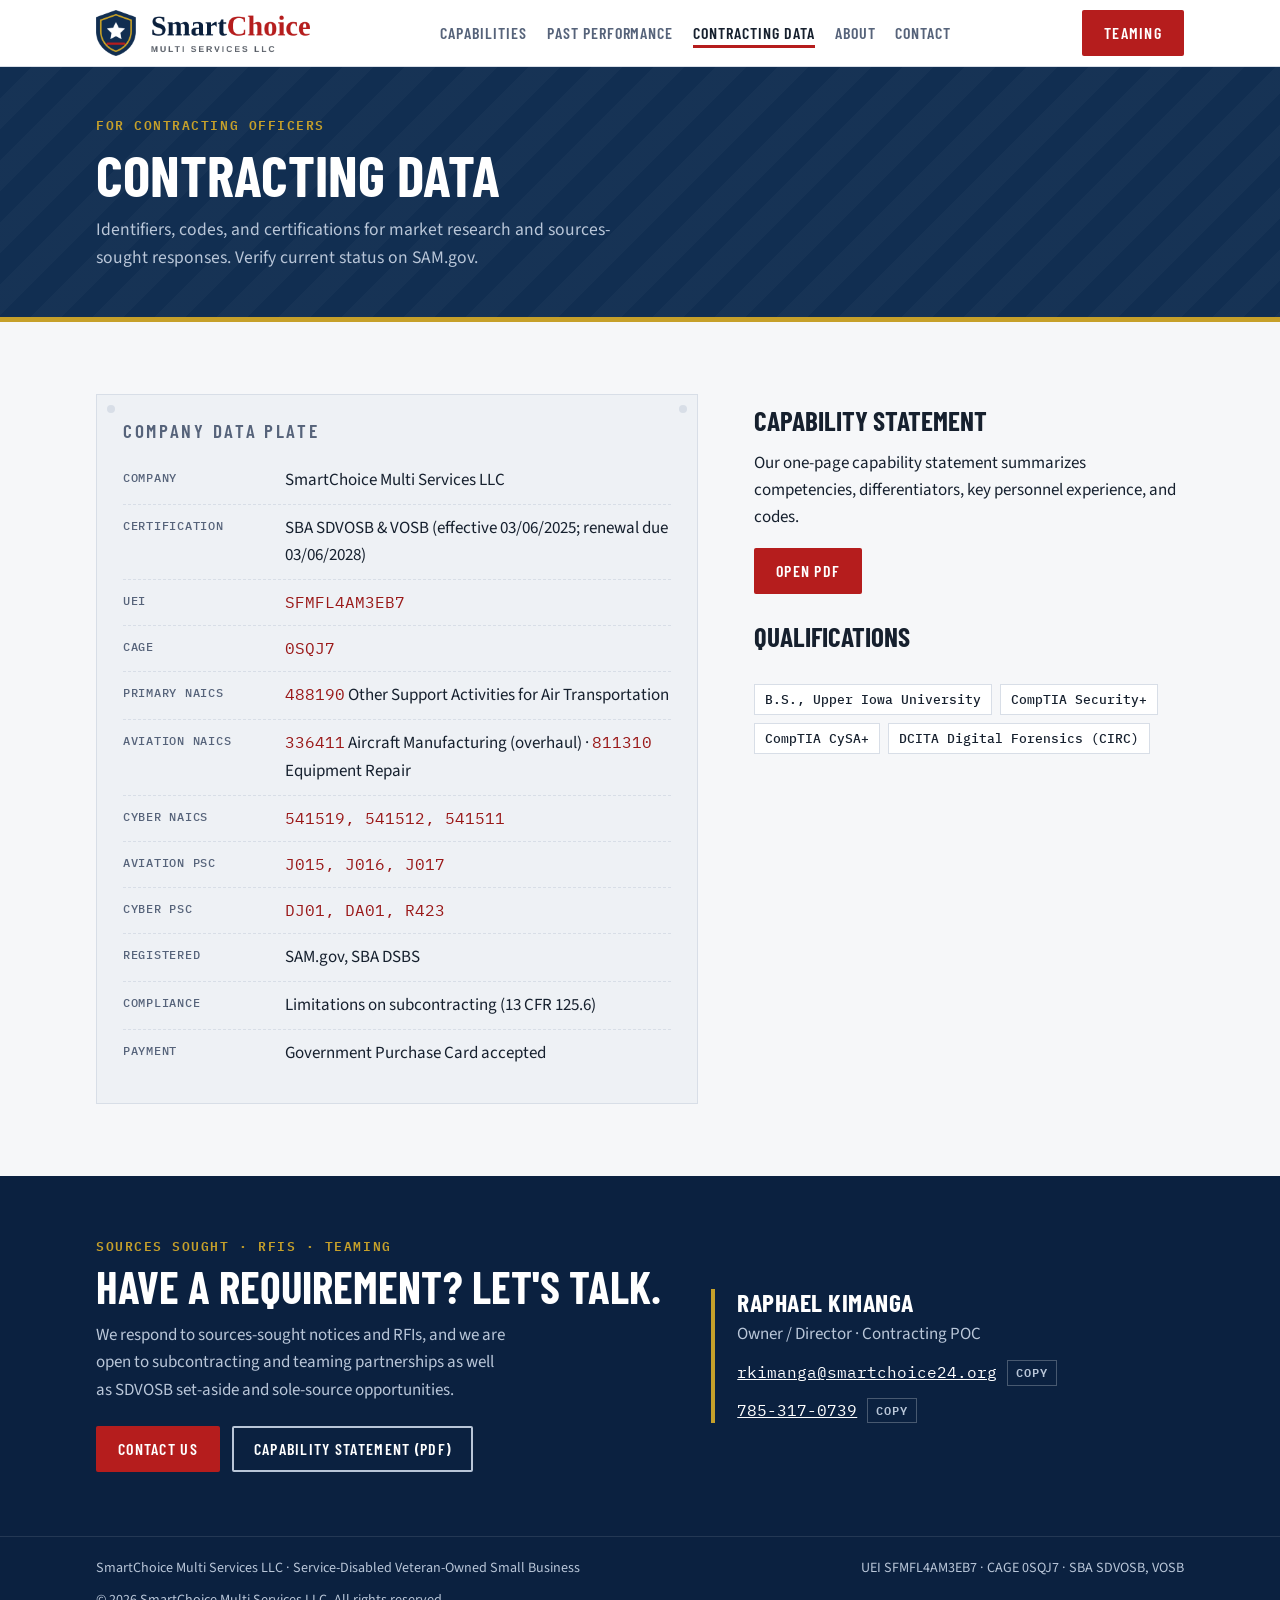
<file: contracting.html>
<!doctype html>
<html lang="en">
<head>
<meta charset="utf-8">
<meta name="viewport" content="width=device-width, initial-scale=1, viewport-fit=cover">
<title>Contracting Data | SmartChoice</title>
<meta name="description" content="SmartChoice Multi Services LLC is an SBA-certified SDVOSB in Alexandria, Virginia, providing rotary-wing aviation maintenance, ground support equipment services, and cyber threat intelligence.">
<link rel="icon" type="image/png" href="assets/favicon.png">
<link rel="preconnect" href="https://fonts.googleapis.com">
<link rel="preconnect" href="https://fonts.gstatic.com" crossorigin>
<link rel="stylesheet" href="https://fonts.googleapis.com/css2?family=Barlow+Condensed:wght@500;600;700&family=Source+Sans+3:ital,wght@0,400;0,600;0,700;1,400&family=IBM+Plex+Mono:wght@400;500&display=swap">
<style>
/* Layout: aircraft data-plate motif. Navy hangar band hero, then a two-column body where
   contracting data sits on a riveted "spec plate" beside the narrative. */
:root{
  --navy:#112E51; --navy-2:#0B2140; --red:#B51D1D; --gold:#C6A02A;
  --bg:#F6F7F9; --surface:#FFFFFF; --ink:#16202E; --muted:#56637A; --line:#D8DEE7;
  --plate:#EEF1F5; --on-navy:#FFFFFF; --on-navy-muted:#B9C6D8;
  --code:#9A1818;
  --f-display:"Barlow Condensed","Arial Narrow",Arial,sans-serif;
  --f-body:"Source Sans 3","Segoe UI",Arial,sans-serif;
  --f-mono:"IBM Plex Mono",ui-monospace,Menlo,Consolas,monospace;
  --logo-light:block; --logo-dark:none;
}
@media (prefers-color-scheme: dark){:root:not([data-theme="light"]){
  --bg:#0C1522; --surface:#122033; --ink:#E8EDF4; --muted:#9FB0C6; --line:#24364E;
  --plate:#18293F; --navy:#0E2643; --navy-2:#081A30; --code:#F08A7E; --gold:#D4B24A;
  --logo-light:none; --logo-dark:block; color-scheme:dark}}
:root[data-theme="dark"]{
  --bg:#0C1522; --surface:#122033; --ink:#E8EDF4; --muted:#9FB0C6; --line:#24364E;
  --plate:#18293F; --navy:#0E2643; --navy-2:#081A30; --code:#F08A7E; --gold:#D4B24A;
  --logo-light:none; --logo-dark:block; color-scheme:dark}

*{box-sizing:border-box}
html{scroll-behavior:smooth}
@media (prefers-reduced-motion:reduce){html{scroll-behavior:auto}}
body{background:var(--bg);color:var(--ink);font:400 17px/1.6 var(--f-body);margin:0}
body::before{content:"";position:fixed;inset:0 0 auto;height:env(safe-area-inset-top,0px);z-index:10;background:var(--surface)}
.wrap{max-width:1120px;margin:0 auto;padding-left:max(16px,env(safe-area-inset-left,0px));padding-right:max(16px,env(safe-area-inset-right,0px))}
h1,h2,h3{font-family:var(--f-display);text-wrap:balance;margin:0;line-height:1.05}
a{color:inherit}
:focus-visible{outline:3px solid var(--gold);outline-offset:2px}
.eyebrow{font:600 .8rem/1 var(--f-mono);letter-spacing:.12em;text-transform:uppercase;color:var(--red)}
.code{font-family:var(--f-mono);color:var(--code);font-size:.92em}

/* Header */
header{position:sticky;top:env(safe-area-inset-top,0px);z-index:9;background:var(--surface);border-bottom:1px solid var(--line)}
.bar{display:flex;align-items:center;justify-content:space-between;gap:16px;padding-block:10px}
.brand img{height:46px;width:auto;display:var(--logo-light)}
.brand img.dark{display:var(--logo-dark)}
nav ul{display:flex;gap:22px;list-style:none;margin:0;padding:0;font:600 1rem/1 var(--f-display);letter-spacing:.06em;text-transform:uppercase}
nav a{text-decoration:none;color:var(--muted)}
nav a:hover{color:var(--ink)}
.btn{display:inline-flex;align-items:center;gap:8px;font:600 1rem/1 var(--f-display);letter-spacing:.08em;text-transform:uppercase;text-decoration:none;padding:13px 20px;border-radius:2px;border:2px solid transparent}
.btn-red{background:var(--red);color:#fff}
.btn-red:hover{background:#951616}
.btn-ghost{border-color:var(--on-navy-muted);color:var(--on-navy)}
.btn-ghost:hover{border-color:var(--gold);color:var(--gold)}
@media (max-width:860px){nav{display:none}}

/* Hero */
.hero{background:var(--navy);color:var(--on-navy);border-bottom:5px solid var(--gold);position:relative;overflow:hidden}
.hero::after{content:"";position:absolute;inset:0;background:repeating-linear-gradient(135deg,transparent 0 22px,rgba(255,255,255,.025) 22px 44px);pointer-events:none}
.hero .wrap{position:relative;z-index:1;display:grid;grid-template-columns:1.35fr 1fr;gap:48px;align-items:center;padding-block:72px 64px}
.hero .eyebrow{color:var(--gold)}
.hero h1{font-size:clamp(2.6rem,6vw,4.4rem);font-weight:700;text-transform:uppercase;letter-spacing:.01em;margin:16px 0 18px}
.hero h1 span{color:var(--gold)}
.hero p.lede{font-size:1.15rem;color:var(--on-navy-muted);max-width:56ch;margin:0 0 28px}
.cta{display:flex;flex-wrap:wrap;gap:12px}
.cert{border:1px solid rgba(255,255,255,.18);background:rgba(255,255,255,.04);padding:24px;min-width:0}
.cert h2{font-size:1.05rem;letter-spacing:.14em;text-transform:uppercase;color:var(--gold);font-weight:600;margin-bottom:14px}
.cert dl{display:grid;grid-template-columns:auto 1fr;gap:9px 18px;margin:0;font-size:.98rem}
.cert dt{font:500 .78rem/1.9 var(--f-mono);letter-spacing:.08em;text-transform:uppercase;color:var(--on-navy-muted)}
.cert dd{margin:0;font-family:var(--f-mono);font-variant-numeric:tabular-nums;min-width:0;overflow-wrap:anywhere}
@media (max-width:860px){.hero .wrap{grid-template-columns:1fr;padding-block:48px}}

/* Sections */
section.block{padding-block:72px}
section.block + section.block{border-top:1px solid var(--line)}
.head{display:grid;gap:10px;margin-bottom:36px;max-width:62ch}
.head h2{font-size:clamp(2rem,4vw,2.8rem);font-weight:700;text-transform:uppercase}
.head p{margin:0;color:var(--muted)}

.caps{display:grid;grid-template-columns:repeat(2,minmax(0,1fr));gap:2px;background:var(--line);border:1px solid var(--line)}
.cap{background:var(--surface);padding:28px 28px 30px;display:grid;gap:10px;align-content:start}
.cap h3{font-size:1.55rem;font-weight:600;text-transform:uppercase;letter-spacing:.02em}
.cap p{margin:0;color:var(--muted)}
.cap .tag{font:500 .75rem/1 var(--f-mono);letter-spacing:.1em;text-transform:uppercase;color:var(--red)}
.cap.secondary{background:var(--plate)}
.cap.wide{grid-column:1/-1}
@media (max-width:720px){.caps{grid-template-columns:1fr}}

.why{display:grid;grid-template-columns:repeat(auto-fit,minmax(240px,1fr));gap:28px 40px}
.why div{border-top:3px solid var(--gold);padding-top:16px}
.why h3{font-size:1.35rem;text-transform:uppercase;font-weight:600;margin-bottom:6px}
.why p{margin:0;color:var(--muted);font-size:.98rem}

/* Experience timeline */
.split{display:grid;grid-template-columns:1.4fr 1fr;gap:56px;align-items:start}
@media (max-width:900px){.split{grid-template-columns:1fr}}
.log{list-style:none;margin:0;padding:0;display:grid;gap:0;border-left:2px solid var(--line)}
.log li{position:relative;padding:0 0 26px 24px;min-width:0}
.log li::before{content:"";position:absolute;left:-7px;top:6px;width:12px;height:12px;background:var(--surface);border:2px solid var(--navy)}
:root[data-theme="dark"] .log li::before{border-color:var(--gold)}
@media (prefers-color-scheme:dark){:root:not([data-theme="light"]) .log li::before{border-color:var(--gold)}}
.log .when{font:500 .8rem/1 var(--f-mono);letter-spacing:.06em;color:var(--muted);font-variant-numeric:tabular-nums}
.log h3{font-size:1.3rem;font-weight:600;text-transform:uppercase;margin:6px 0 2px}
.log .where{font-style:italic;color:var(--muted);margin:0 0 6px}
.log p{margin:0;font-size:.98rem}
.note{font-size:.88rem;color:var(--muted);margin-top:6px}

/* Data plate */
.plate{background:var(--plate);border:1px solid var(--line);padding:26px;position:relative;min-width:0}
.plate::before,.plate::after{content:"";position:absolute;width:8px;height:8px;border-radius:50%;background:var(--line);top:10px}
.plate::before{left:10px}.plate::after{right:10px}
.plate h3{font-size:1.2rem;letter-spacing:.14em;text-transform:uppercase;font-weight:600;color:var(--muted);margin-bottom:16px}
.rows{display:grid;gap:0}
.row{display:grid;grid-template-columns:150px 1fr;gap:12px;padding:10px 0;border-top:1px dashed var(--line);min-width:0}
.row:first-child{border-top:0}
.row b{font:500 .78rem/1.7 var(--f-mono);letter-spacing:.06em;text-transform:uppercase;color:var(--muted)}
.row span{min-width:0;overflow-wrap:anywhere}
@media (max-width:480px){.row{grid-template-columns:1fr;gap:2px}}

.quals{display:flex;flex-wrap:wrap;gap:8px;margin-top:18px}
.quals span{font:500 .82rem/1 var(--f-mono);padding:8px 10px;border:1px solid var(--line);background:var(--surface)}

/* Contact */
.contact{background:var(--navy-2);color:var(--on-navy)}
.contact .wrap{display:grid;grid-template-columns:1.2fr 1fr;gap:48px;padding-block:64px;align-items:center}
.contact h2{font-size:clamp(2rem,4vw,2.8rem);text-transform:uppercase;font-weight:700;margin:10px 0 12px}
.contact .eyebrow{color:var(--gold)}
.contact p{color:var(--on-navy-muted);margin:0 0 22px;max-width:52ch}
.poc{border-left:4px solid var(--gold);padding-left:22px;display:grid;gap:12px}
.poc .name{font:700 1.6rem/1 var(--f-display);text-transform:uppercase;letter-spacing:.02em}
.poc .role{color:var(--on-navy-muted);margin-top:-6px}
.line{display:flex;flex-wrap:wrap;align-items:center;gap:10px;font-family:var(--f-mono);font-size:.98rem;min-width:0}
.line a{color:var(--on-navy);overflow-wrap:anywhere}
.copy{font:600 .72rem/1 var(--f-mono);letter-spacing:.08em;text-transform:uppercase;background:transparent;color:var(--on-navy-muted);border:1px solid rgba(255,255,255,.25);padding:6px 8px;cursor:pointer}
.copy:hover{color:var(--gold);border-color:var(--gold)}
@media (max-width:860px){.contact .wrap{grid-template-columns:1fr}}

footer{background:var(--navy-2);color:var(--on-navy-muted);border-top:1px solid rgba(255,255,255,.1);font-size:.88rem}
footer .wrap{display:flex;flex-wrap:wrap;justify-content:space-between;gap:10px;padding-block:20px}

nav ul{gap:20px;white-space:nowrap}
.hero h1{font-size:clamp(2.4rem,4.6vw,3.5rem)}
.why{grid-template-columns:repeat(3,minmax(0,1fr))}
@media (max-width:900px){.why{grid-template-columns:repeat(2,minmax(0,1fr))}}
@media (max-width:560px){.why{grid-template-columns:1fr}}
@media (max-width:1040px){nav{display:none}.mobile-nav{display:block}}
img{max-width:100%;height:auto}
[hidden]{display:none!important}
nav a[aria-current="page"]{color:var(--ink);box-shadow:inset 0 -3px 0 var(--red);padding-bottom:6px}
.pagehead{background:var(--navy);color:var(--on-navy);border-bottom:5px solid var(--gold);position:relative;overflow:hidden}
.pagehead::after{content:"";position:absolute;inset:0;background:repeating-linear-gradient(135deg,transparent 0 22px,rgba(255,255,255,.025) 22px 44px);pointer-events:none}
.pagehead .wrap{position:relative;z-index:1;padding-block:52px 44px;display:grid;gap:12px}
.pagehead .eyebrow{color:var(--gold)}
.pagehead h1{font-size:clamp(2.4rem,5vw,3.6rem);font-weight:700;text-transform:uppercase}
.pagehead p{margin:0;color:var(--on-navy-muted);max-width:62ch;font-size:1.1rem}
.more{display:inline-block;margin-top:28px;font:600 1rem/1 var(--f-display);letter-spacing:.08em;text-transform:uppercase;color:var(--red);text-decoration:none;border-bottom:2px solid currentColor;padding-bottom:4px}
.more:hover{color:var(--ink)}
.prose{max-width:66ch;display:grid;gap:16px}
.prose p{margin:0}
.prose h2{font-size:1.7rem;text-transform:uppercase;font-weight:700;margin-top:12px}
.about-grid{display:grid;grid-template-columns:1.5fr 1fr;gap:56px;align-items:start}
@media (max-width:900px){.about-grid{grid-template-columns:1fr}}
.facts{list-style:none;margin:0;padding:0;display:grid;gap:10px}
.facts li{display:flex;gap:10px;align-items:baseline}
.facts li::before{content:"";flex:none;width:8px;height:8px;background:var(--gold);transform:translateY(-2px)}
.mobile-nav{display:none;border-top:1px solid var(--line);overflow-x:auto}
.mobile-nav ul{display:flex;gap:18px;list-style:none;margin:0;padding-block:10px;font:600 .95rem/1 var(--f-display);letter-spacing:.06em;text-transform:uppercase;white-space:nowrap}
.mobile-nav a{text-decoration:none;color:var(--muted)}
.mobile-nav a[aria-current="page"]{color:var(--red)}
@media (max-width:860px){.mobile-nav{display:block}}
.steps{display:grid;grid-template-columns:repeat(auto-fit,minmax(220px,1fr));gap:24px 32px;margin-top:8px}
.steps div{border-top:3px solid var(--gold);padding-top:14px}
.steps h3{font-size:1.25rem;text-transform:uppercase;font-weight:600;margin-bottom:4px}
.steps p{margin:0;color:var(--muted);font-size:.98rem}
</style>
</head>
<body>
<header>
  <div class="wrap bar">
    <a class="brand" href="index.html" aria-label="SmartChoice Multi Services LLC home">
      <img src="assets/logo.png" alt="SmartChoice Multi Services LLC" width="213" height="46">
      <img class="dark" src="assets/logo-dark.png" alt="SmartChoice Multi Services LLC" width="213" height="46">
    </a>
    <nav aria-label="Main"><ul><li><a href="capabilities.html">Capabilities</a></li><li><a href="past-performance.html">Past Performance</a></li><li><a href="contracting.html" aria-current="page">Contracting Data</a></li><li><a href="about.html">About</a></li><li><a href="contact.html">Contact</a></li></ul></nav>
    <a class="btn btn-red" href="contact.html">Teaming</a>
  </div>
  <div class="mobile-nav"><div class="wrap"><ul><li><a href="capabilities.html">Capabilities</a></li><li><a href="past-performance.html">Past Performance</a></li><li><a href="contracting.html" aria-current="page">Contracting Data</a></li><li><a href="about.html">About</a></li><li><a href="contact.html">Contact</a></li></ul></div></div>
</header>
<main>
<section class="pagehead"><div class="wrap">
  <div class="eyebrow">For Contracting Officers</div>
  <h1>Contracting Data</h1>
  <p>Identifiers, codes, and certifications for market research and sources-sought responses. Verify current status on SAM.gov.</p>
</div></section>
<section class="block">
  <div class="wrap split">
    <div class="plate">
      <h3>Company Data Plate</h3>
      <div class="rows">
        <div class="row"><b>Company</b><span>SmartChoice Multi Services LLC</span></div>
        <div class="row"><b>Certification</b><span>SBA SDVOSB &amp; VOSB (effective 03/06/2025; renewal due 03/06/2028)</span></div>
        <div class="row"><b>UEI</b><span class="code">SFMFL4AM3EB7</span></div>
        <div class="row"><b>CAGE</b><span class="code">0SQJ7</span></div>
        <div class="row"><b>Primary NAICS</b><span><span class="code">488190</span> Other Support Activities for Air Transportation</span></div>
        <div class="row"><b>Aviation NAICS</b><span><span class="code">336411</span> Aircraft Manufacturing (overhaul) &middot; <span class="code">811310</span> Equipment Repair</span></div>
        <div class="row"><b>Cyber NAICS</b><span class="code">541519, 541512, 541511</span></div>
        <div class="row"><b>Aviation PSC</b><span class="code">J015, J016, J017</span></div>
        <div class="row"><b>Cyber PSC</b><span class="code">DJ01, DA01, R423</span></div>
        <div class="row"><b>Registered</b><span>SAM.gov, SBA DSBS</span></div>
        <div class="row"><b>Compliance</b><span>Limitations on subcontracting (13 CFR 125.6)</span></div>
        <div class="row"><b>Payment</b><span>Government Purchase Card accepted</span></div>
      </div>
    </div>
    <div class="prose">
      <h2>Capability Statement</h2>
      <p>Our one-page capability statement summarizes competencies, differentiators, key personnel experience, and codes.</p>
      <p><a class="btn btn-red" href="assets/SmartChoice_Capability_Statement.pdf" target="_blank" rel="noopener">Open PDF</a></p>
      <h2>Qualifications</h2>
      <div class="quals">
        <span>B.S., Upper Iowa University</span><span>CompTIA Security+</span><span>CompTIA CySA+</span><span>DCITA Digital Forensics (CIRC)</span>
      </div>
    </div>
  </div>
</section>
<section class="contact">
  <div class="wrap">
    <div>
      <div class="eyebrow">Sources Sought &middot; RFIs &middot; Teaming</div>
      <h2>Have a requirement? Let's talk.</h2>
      <p>We respond to sources-sought notices and RFIs, and we are open to subcontracting and teaming partnerships as well as SDVOSB set-aside and sole-source opportunities.</p>
      <div class="cta"><a class="btn btn-red" href="contact.html">Contact Us</a>
      <a class="btn btn-ghost" href="assets/SmartChoice_Capability_Statement.pdf" target="_blank" rel="noopener">Capability Statement (PDF)</a></div>
    </div>
    <div class="poc">
      <div class="name">Raphael Kimanga</div>
      <div class="role">Owner / Director &middot; Contracting POC</div>
      <div class="line"><a href="mailto:rkimanga@smartchoice24.org">rkimanga@smartchoice24.org</a><button class="copy" type="button" data-copy="rkimanga@smartchoice24.org">Copy</button></div>
      <div class="line"><a href="tel:+17853170739">785-317-0739</a><button class="copy" type="button" data-copy="785-317-0739">Copy</button></div>
    </div>
  </div>
</section>
</main>
<footer>
  <div class="wrap">
    <span>SmartChoice Multi Services LLC &middot; Service-Disabled Veteran-Owned Small Business</span>
    <span>UEI SFMFL4AM3EB7 &middot; CAGE 0SQJ7 &middot; SBA SDVOSB, VOSB</span>
    <span>&copy; 2026 SmartChoice Multi Services LLC. All rights reserved.</span>
  </div>
</footer>
<script>
document.querySelectorAll('.copy').forEach(function(b){
  b.addEventListener('click',function(){
    var v=b.getAttribute('data-copy'),done=function(){b.textContent='Copied';setTimeout(function(){b.textContent='Copy'},1500)};
    try{navigator.clipboard.writeText(v).then(done,function(){sel(b)})}catch(e){sel(b)}
  });
});
function sel(b){var a=b.previousElementSibling,r=document.createRange();r.selectNodeContents(a);var s=getSelection();s.removeAllRanges();s.addRange(r);b.textContent='Selected'}
</script>
</body>
</html>
</file>
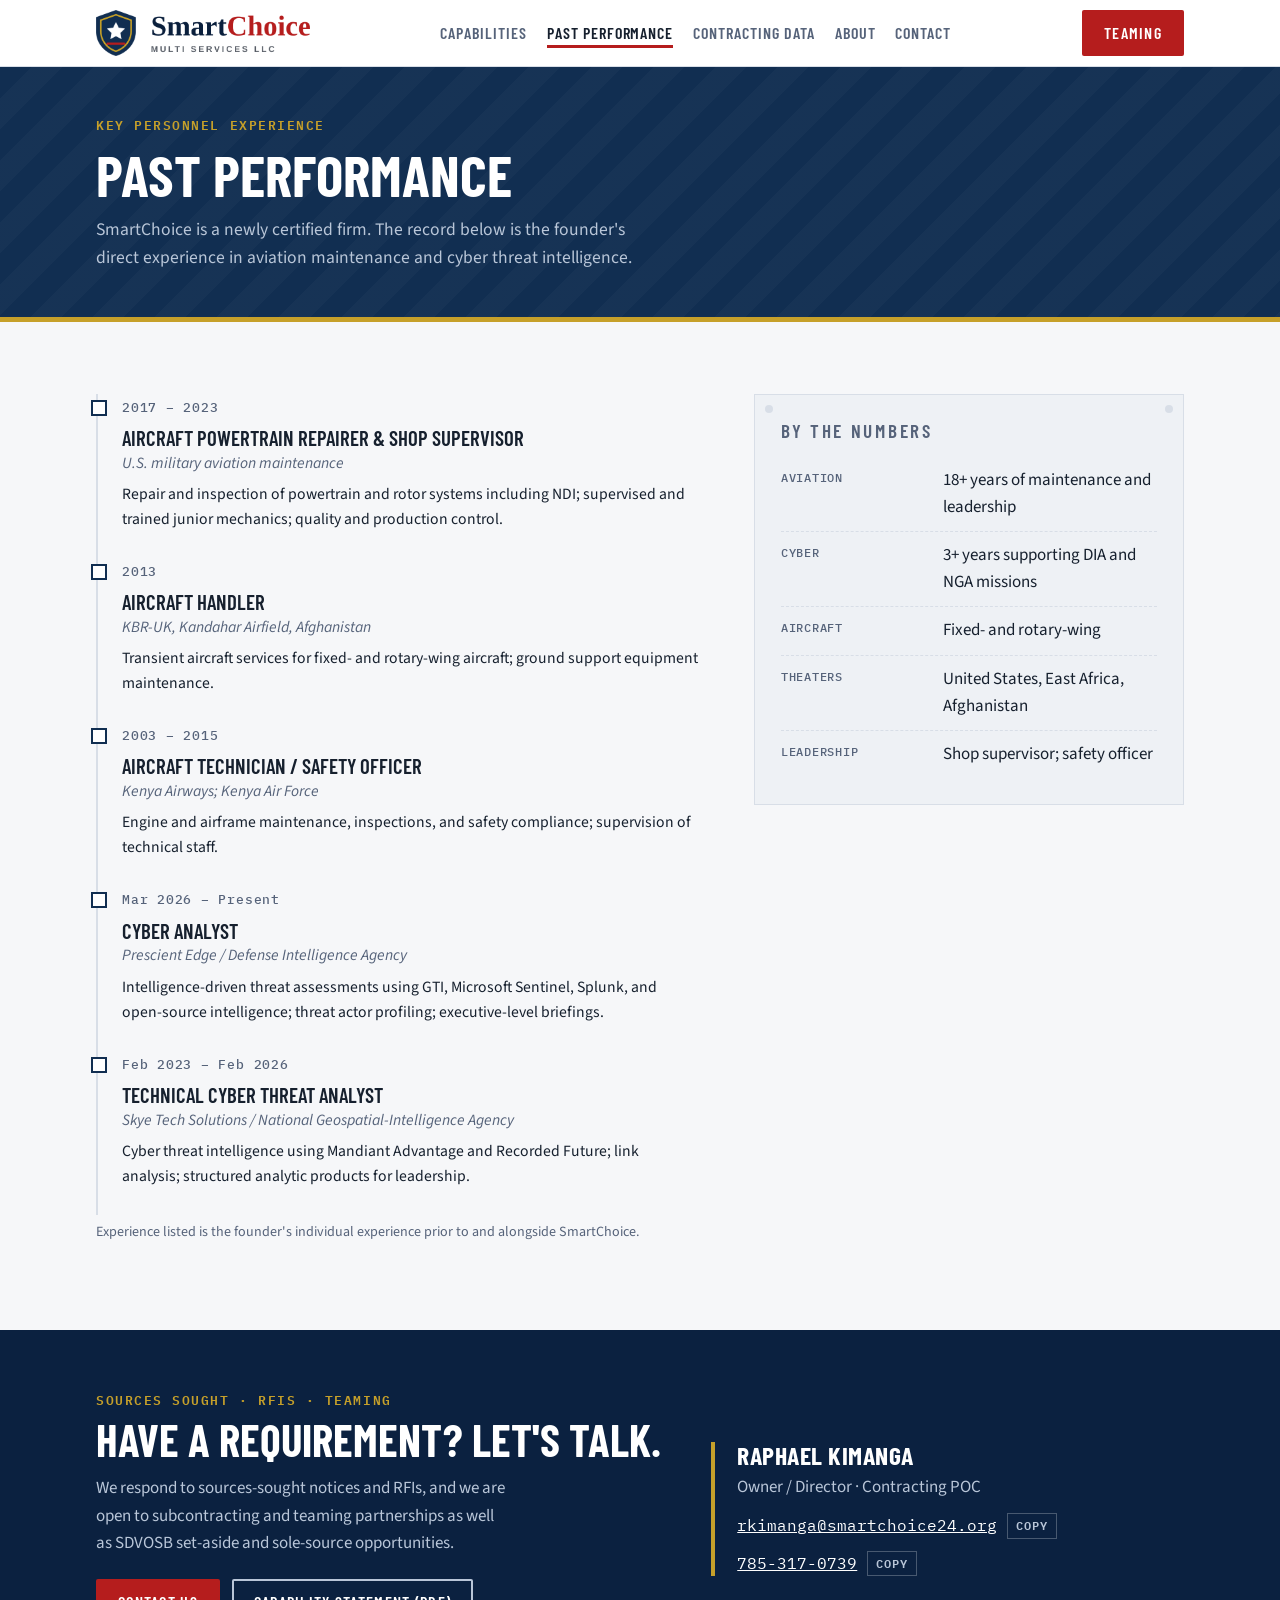
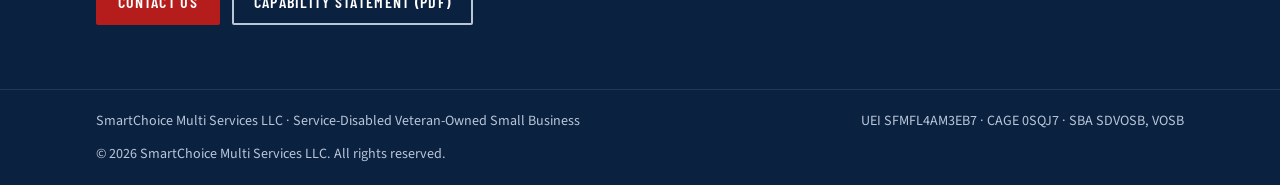
<file: past-performance.html>
<!doctype html>
<html lang="en">
<head>
<meta charset="utf-8">
<meta name="viewport" content="width=device-width, initial-scale=1, viewport-fit=cover">
<title>Past Performance | SmartChoice</title>
<meta name="description" content="SmartChoice Multi Services LLC is an SBA-certified SDVOSB in Alexandria, Virginia, providing rotary-wing aviation maintenance, ground support equipment services, and cyber threat intelligence.">
<link rel="icon" type="image/png" href="assets/favicon.png">
<link rel="preconnect" href="https://fonts.googleapis.com">
<link rel="preconnect" href="https://fonts.gstatic.com" crossorigin>
<link rel="stylesheet" href="https://fonts.googleapis.com/css2?family=Barlow+Condensed:wght@500;600;700&family=Source+Sans+3:ital,wght@0,400;0,600;0,700;1,400&family=IBM+Plex+Mono:wght@400;500&display=swap">
<style>
/* Layout: aircraft data-plate motif. Navy hangar band hero, then a two-column body where
   contracting data sits on a riveted "spec plate" beside the narrative. */
:root{
  --navy:#112E51; --navy-2:#0B2140; --red:#B51D1D; --gold:#C6A02A;
  --bg:#F6F7F9; --surface:#FFFFFF; --ink:#16202E; --muted:#56637A; --line:#D8DEE7;
  --plate:#EEF1F5; --on-navy:#FFFFFF; --on-navy-muted:#B9C6D8;
  --code:#9A1818;
  --f-display:"Barlow Condensed","Arial Narrow",Arial,sans-serif;
  --f-body:"Source Sans 3","Segoe UI",Arial,sans-serif;
  --f-mono:"IBM Plex Mono",ui-monospace,Menlo,Consolas,monospace;
  --logo-light:block; --logo-dark:none;
}
@media (prefers-color-scheme: dark){:root:not([data-theme="light"]){
  --bg:#0C1522; --surface:#122033; --ink:#E8EDF4; --muted:#9FB0C6; --line:#24364E;
  --plate:#18293F; --navy:#0E2643; --navy-2:#081A30; --code:#F08A7E; --gold:#D4B24A;
  --logo-light:none; --logo-dark:block; color-scheme:dark}}
:root[data-theme="dark"]{
  --bg:#0C1522; --surface:#122033; --ink:#E8EDF4; --muted:#9FB0C6; --line:#24364E;
  --plate:#18293F; --navy:#0E2643; --navy-2:#081A30; --code:#F08A7E; --gold:#D4B24A;
  --logo-light:none; --logo-dark:block; color-scheme:dark}

*{box-sizing:border-box}
html{scroll-behavior:smooth}
@media (prefers-reduced-motion:reduce){html{scroll-behavior:auto}}
body{background:var(--bg);color:var(--ink);font:400 17px/1.6 var(--f-body);margin:0}
body::before{content:"";position:fixed;inset:0 0 auto;height:env(safe-area-inset-top,0px);z-index:10;background:var(--surface)}
.wrap{max-width:1120px;margin:0 auto;padding-left:max(16px,env(safe-area-inset-left,0px));padding-right:max(16px,env(safe-area-inset-right,0px))}
h1,h2,h3{font-family:var(--f-display);text-wrap:balance;margin:0;line-height:1.05}
a{color:inherit}
:focus-visible{outline:3px solid var(--gold);outline-offset:2px}
.eyebrow{font:600 .8rem/1 var(--f-mono);letter-spacing:.12em;text-transform:uppercase;color:var(--red)}
.code{font-family:var(--f-mono);color:var(--code);font-size:.92em}

/* Header */
header{position:sticky;top:env(safe-area-inset-top,0px);z-index:9;background:var(--surface);border-bottom:1px solid var(--line)}
.bar{display:flex;align-items:center;justify-content:space-between;gap:16px;padding-block:10px}
.brand img{height:46px;width:auto;display:var(--logo-light)}
.brand img.dark{display:var(--logo-dark)}
nav ul{display:flex;gap:22px;list-style:none;margin:0;padding:0;font:600 1rem/1 var(--f-display);letter-spacing:.06em;text-transform:uppercase}
nav a{text-decoration:none;color:var(--muted)}
nav a:hover{color:var(--ink)}
.btn{display:inline-flex;align-items:center;gap:8px;font:600 1rem/1 var(--f-display);letter-spacing:.08em;text-transform:uppercase;text-decoration:none;padding:13px 20px;border-radius:2px;border:2px solid transparent}
.btn-red{background:var(--red);color:#fff}
.btn-red:hover{background:#951616}
.btn-ghost{border-color:var(--on-navy-muted);color:var(--on-navy)}
.btn-ghost:hover{border-color:var(--gold);color:var(--gold)}
@media (max-width:860px){nav{display:none}}

/* Hero */
.hero{background:var(--navy);color:var(--on-navy);border-bottom:5px solid var(--gold);position:relative;overflow:hidden}
.hero::after{content:"";position:absolute;inset:0;background:repeating-linear-gradient(135deg,transparent 0 22px,rgba(255,255,255,.025) 22px 44px);pointer-events:none}
.hero .wrap{position:relative;z-index:1;display:grid;grid-template-columns:1.35fr 1fr;gap:48px;align-items:center;padding-block:72px 64px}
.hero .eyebrow{color:var(--gold)}
.hero h1{font-size:clamp(2.6rem,6vw,4.4rem);font-weight:700;text-transform:uppercase;letter-spacing:.01em;margin:16px 0 18px}
.hero h1 span{color:var(--gold)}
.hero p.lede{font-size:1.15rem;color:var(--on-navy-muted);max-width:56ch;margin:0 0 28px}
.cta{display:flex;flex-wrap:wrap;gap:12px}
.cert{border:1px solid rgba(255,255,255,.18);background:rgba(255,255,255,.04);padding:24px;min-width:0}
.cert h2{font-size:1.05rem;letter-spacing:.14em;text-transform:uppercase;color:var(--gold);font-weight:600;margin-bottom:14px}
.cert dl{display:grid;grid-template-columns:auto 1fr;gap:9px 18px;margin:0;font-size:.98rem}
.cert dt{font:500 .78rem/1.9 var(--f-mono);letter-spacing:.08em;text-transform:uppercase;color:var(--on-navy-muted)}
.cert dd{margin:0;font-family:var(--f-mono);font-variant-numeric:tabular-nums;min-width:0;overflow-wrap:anywhere}
@media (max-width:860px){.hero .wrap{grid-template-columns:1fr;padding-block:48px}}

/* Sections */
section.block{padding-block:72px}
section.block + section.block{border-top:1px solid var(--line)}
.head{display:grid;gap:10px;margin-bottom:36px;max-width:62ch}
.head h2{font-size:clamp(2rem,4vw,2.8rem);font-weight:700;text-transform:uppercase}
.head p{margin:0;color:var(--muted)}

.caps{display:grid;grid-template-columns:repeat(2,minmax(0,1fr));gap:2px;background:var(--line);border:1px solid var(--line)}
.cap{background:var(--surface);padding:28px 28px 30px;display:grid;gap:10px;align-content:start}
.cap h3{font-size:1.55rem;font-weight:600;text-transform:uppercase;letter-spacing:.02em}
.cap p{margin:0;color:var(--muted)}
.cap .tag{font:500 .75rem/1 var(--f-mono);letter-spacing:.1em;text-transform:uppercase;color:var(--red)}
.cap.secondary{background:var(--plate)}
.cap.wide{grid-column:1/-1}
@media (max-width:720px){.caps{grid-template-columns:1fr}}

.why{display:grid;grid-template-columns:repeat(auto-fit,minmax(240px,1fr));gap:28px 40px}
.why div{border-top:3px solid var(--gold);padding-top:16px}
.why h3{font-size:1.35rem;text-transform:uppercase;font-weight:600;margin-bottom:6px}
.why p{margin:0;color:var(--muted);font-size:.98rem}

/* Experience timeline */
.split{display:grid;grid-template-columns:1.4fr 1fr;gap:56px;align-items:start}
@media (max-width:900px){.split{grid-template-columns:1fr}}
.log{list-style:none;margin:0;padding:0;display:grid;gap:0;border-left:2px solid var(--line)}
.log li{position:relative;padding:0 0 26px 24px;min-width:0}
.log li::before{content:"";position:absolute;left:-7px;top:6px;width:12px;height:12px;background:var(--surface);border:2px solid var(--navy)}
:root[data-theme="dark"] .log li::before{border-color:var(--gold)}
@media (prefers-color-scheme:dark){:root:not([data-theme="light"]) .log li::before{border-color:var(--gold)}}
.log .when{font:500 .8rem/1 var(--f-mono);letter-spacing:.06em;color:var(--muted);font-variant-numeric:tabular-nums}
.log h3{font-size:1.3rem;font-weight:600;text-transform:uppercase;margin:6px 0 2px}
.log .where{font-style:italic;color:var(--muted);margin:0 0 6px}
.log p{margin:0;font-size:.98rem}
.note{font-size:.88rem;color:var(--muted);margin-top:6px}

/* Data plate */
.plate{background:var(--plate);border:1px solid var(--line);padding:26px;position:relative;min-width:0}
.plate::before,.plate::after{content:"";position:absolute;width:8px;height:8px;border-radius:50%;background:var(--line);top:10px}
.plate::before{left:10px}.plate::after{right:10px}
.plate h3{font-size:1.2rem;letter-spacing:.14em;text-transform:uppercase;font-weight:600;color:var(--muted);margin-bottom:16px}
.rows{display:grid;gap:0}
.row{display:grid;grid-template-columns:150px 1fr;gap:12px;padding:10px 0;border-top:1px dashed var(--line);min-width:0}
.row:first-child{border-top:0}
.row b{font:500 .78rem/1.7 var(--f-mono);letter-spacing:.06em;text-transform:uppercase;color:var(--muted)}
.row span{min-width:0;overflow-wrap:anywhere}
@media (max-width:480px){.row{grid-template-columns:1fr;gap:2px}}

.quals{display:flex;flex-wrap:wrap;gap:8px;margin-top:18px}
.quals span{font:500 .82rem/1 var(--f-mono);padding:8px 10px;border:1px solid var(--line);background:var(--surface)}

/* Contact */
.contact{background:var(--navy-2);color:var(--on-navy)}
.contact .wrap{display:grid;grid-template-columns:1.2fr 1fr;gap:48px;padding-block:64px;align-items:center}
.contact h2{font-size:clamp(2rem,4vw,2.8rem);text-transform:uppercase;font-weight:700;margin:10px 0 12px}
.contact .eyebrow{color:var(--gold)}
.contact p{color:var(--on-navy-muted);margin:0 0 22px;max-width:52ch}
.poc{border-left:4px solid var(--gold);padding-left:22px;display:grid;gap:12px}
.poc .name{font:700 1.6rem/1 var(--f-display);text-transform:uppercase;letter-spacing:.02em}
.poc .role{color:var(--on-navy-muted);margin-top:-6px}
.line{display:flex;flex-wrap:wrap;align-items:center;gap:10px;font-family:var(--f-mono);font-size:.98rem;min-width:0}
.line a{color:var(--on-navy);overflow-wrap:anywhere}
.copy{font:600 .72rem/1 var(--f-mono);letter-spacing:.08em;text-transform:uppercase;background:transparent;color:var(--on-navy-muted);border:1px solid rgba(255,255,255,.25);padding:6px 8px;cursor:pointer}
.copy:hover{color:var(--gold);border-color:var(--gold)}
@media (max-width:860px){.contact .wrap{grid-template-columns:1fr}}

footer{background:var(--navy-2);color:var(--on-navy-muted);border-top:1px solid rgba(255,255,255,.1);font-size:.88rem}
footer .wrap{display:flex;flex-wrap:wrap;justify-content:space-between;gap:10px;padding-block:20px}

nav ul{gap:20px;white-space:nowrap}
.hero h1{font-size:clamp(2.4rem,4.6vw,3.5rem)}
.why{grid-template-columns:repeat(3,minmax(0,1fr))}
@media (max-width:900px){.why{grid-template-columns:repeat(2,minmax(0,1fr))}}
@media (max-width:560px){.why{grid-template-columns:1fr}}
@media (max-width:1040px){nav{display:none}.mobile-nav{display:block}}
img{max-width:100%;height:auto}
[hidden]{display:none!important}
nav a[aria-current="page"]{color:var(--ink);box-shadow:inset 0 -3px 0 var(--red);padding-bottom:6px}
.pagehead{background:var(--navy);color:var(--on-navy);border-bottom:5px solid var(--gold);position:relative;overflow:hidden}
.pagehead::after{content:"";position:absolute;inset:0;background:repeating-linear-gradient(135deg,transparent 0 22px,rgba(255,255,255,.025) 22px 44px);pointer-events:none}
.pagehead .wrap{position:relative;z-index:1;padding-block:52px 44px;display:grid;gap:12px}
.pagehead .eyebrow{color:var(--gold)}
.pagehead h1{font-size:clamp(2.4rem,5vw,3.6rem);font-weight:700;text-transform:uppercase}
.pagehead p{margin:0;color:var(--on-navy-muted);max-width:62ch;font-size:1.1rem}
.more{display:inline-block;margin-top:28px;font:600 1rem/1 var(--f-display);letter-spacing:.08em;text-transform:uppercase;color:var(--red);text-decoration:none;border-bottom:2px solid currentColor;padding-bottom:4px}
.more:hover{color:var(--ink)}
.prose{max-width:66ch;display:grid;gap:16px}
.prose p{margin:0}
.prose h2{font-size:1.7rem;text-transform:uppercase;font-weight:700;margin-top:12px}
.about-grid{display:grid;grid-template-columns:1.5fr 1fr;gap:56px;align-items:start}
@media (max-width:900px){.about-grid{grid-template-columns:1fr}}
.facts{list-style:none;margin:0;padding:0;display:grid;gap:10px}
.facts li{display:flex;gap:10px;align-items:baseline}
.facts li::before{content:"";flex:none;width:8px;height:8px;background:var(--gold);transform:translateY(-2px)}
.mobile-nav{display:none;border-top:1px solid var(--line);overflow-x:auto}
.mobile-nav ul{display:flex;gap:18px;list-style:none;margin:0;padding-block:10px;font:600 .95rem/1 var(--f-display);letter-spacing:.06em;text-transform:uppercase;white-space:nowrap}
.mobile-nav a{text-decoration:none;color:var(--muted)}
.mobile-nav a[aria-current="page"]{color:var(--red)}
@media (max-width:860px){.mobile-nav{display:block}}
.steps{display:grid;grid-template-columns:repeat(auto-fit,minmax(220px,1fr));gap:24px 32px;margin-top:8px}
.steps div{border-top:3px solid var(--gold);padding-top:14px}
.steps h3{font-size:1.25rem;text-transform:uppercase;font-weight:600;margin-bottom:4px}
.steps p{margin:0;color:var(--muted);font-size:.98rem}
</style>
</head>
<body>
<header>
  <div class="wrap bar">
    <a class="brand" href="index.html" aria-label="SmartChoice Multi Services LLC home">
      <img src="assets/logo.png" alt="SmartChoice Multi Services LLC" width="213" height="46">
      <img class="dark" src="assets/logo-dark.png" alt="SmartChoice Multi Services LLC" width="213" height="46">
    </a>
    <nav aria-label="Main"><ul><li><a href="capabilities.html">Capabilities</a></li><li><a href="past-performance.html" aria-current="page">Past Performance</a></li><li><a href="contracting.html">Contracting Data</a></li><li><a href="about.html">About</a></li><li><a href="contact.html">Contact</a></li></ul></nav>
    <a class="btn btn-red" href="contact.html">Teaming</a>
  </div>
  <div class="mobile-nav"><div class="wrap"><ul><li><a href="capabilities.html">Capabilities</a></li><li><a href="past-performance.html" aria-current="page">Past Performance</a></li><li><a href="contracting.html">Contracting Data</a></li><li><a href="about.html">About</a></li><li><a href="contact.html">Contact</a></li></ul></div></div>
</header>
<main>
<section class="pagehead"><div class="wrap">
  <div class="eyebrow">Key Personnel Experience</div>
  <h1>Past Performance</h1>
  <p>SmartChoice is a newly certified firm. The record below is the founder's direct experience in aviation maintenance and cyber threat intelligence.</p>
</div></section>
<section class="block">
  <div class="wrap split">
    <div>
      <ol class="log">
        <li><span class="when">2017 &ndash; 2023</span><h3>Aircraft Powertrain Repairer &amp; Shop Supervisor</h3><p class="where">U.S. military aviation maintenance</p><p>Repair and inspection of powertrain and rotor systems including NDI; supervised and trained junior mechanics; quality and production control.</p></li>
        <li><span class="when">2013</span><h3>Aircraft Handler</h3><p class="where">KBR-UK, Kandahar Airfield, Afghanistan</p><p>Transient aircraft services for fixed- and rotary-wing aircraft; ground support equipment maintenance.</p></li>
        <li><span class="when">2003 &ndash; 2015</span><h3>Aircraft Technician / Safety Officer</h3><p class="where">Kenya Airways; Kenya Air Force</p><p>Engine and airframe maintenance, inspections, and safety compliance; supervision of technical staff.</p></li>
        <li><span class="when">Mar 2026 &ndash; Present</span><h3>Cyber Analyst</h3><p class="where">Prescient Edge / Defense Intelligence Agency</p><p>Intelligence-driven threat assessments using GTI, Microsoft Sentinel, Splunk, and open-source intelligence; threat actor profiling; executive-level briefings.</p></li>
        <li><span class="when">Feb 2023 &ndash; Feb 2026</span><h3>Technical Cyber Threat Analyst</h3><p class="where">Skye Tech Solutions / National Geospatial-Intelligence Agency</p><p>Cyber threat intelligence using Mandiant Advantage and Recorded Future; link analysis; structured analytic products for leadership.</p></li>
      </ol>
      <p class="note">Experience listed is the founder's individual experience prior to and alongside SmartChoice.</p>
    </div>
    <div class="plate">
      <h3>By the Numbers</h3>
      <div class="rows">
        <div class="row"><b>Aviation</b><span>18+ years of maintenance and leadership</span></div>
        <div class="row"><b>Cyber</b><span>3+ years supporting DIA and NGA missions</span></div>
        <div class="row"><b>Aircraft</b><span>Fixed- and rotary-wing</span></div>
        <div class="row"><b>Theaters</b><span>United States, East Africa, Afghanistan</span></div>
        <div class="row"><b>Leadership</b><span>Shop supervisor; safety officer</span></div>
      </div>
    </div>
  </div>
</section>
<section class="contact">
  <div class="wrap">
    <div>
      <div class="eyebrow">Sources Sought &middot; RFIs &middot; Teaming</div>
      <h2>Have a requirement? Let's talk.</h2>
      <p>We respond to sources-sought notices and RFIs, and we are open to subcontracting and teaming partnerships as well as SDVOSB set-aside and sole-source opportunities.</p>
      <div class="cta"><a class="btn btn-red" href="contact.html">Contact Us</a>
      <a class="btn btn-ghost" href="assets/SmartChoice_Capability_Statement.pdf" target="_blank" rel="noopener">Capability Statement (PDF)</a></div>
    </div>
    <div class="poc">
      <div class="name">Raphael Kimanga</div>
      <div class="role">Owner / Director &middot; Contracting POC</div>
      <div class="line"><a href="mailto:rkimanga@smartchoice24.org">rkimanga@smartchoice24.org</a><button class="copy" type="button" data-copy="rkimanga@smartchoice24.org">Copy</button></div>
      <div class="line"><a href="tel:+17853170739">785-317-0739</a><button class="copy" type="button" data-copy="785-317-0739">Copy</button></div>
    </div>
  </div>
</section>
</main>
<footer>
  <div class="wrap">
    <span>SmartChoice Multi Services LLC &middot; Service-Disabled Veteran-Owned Small Business</span>
    <span>UEI SFMFL4AM3EB7 &middot; CAGE 0SQJ7 &middot; SBA SDVOSB, VOSB</span>
    <span>&copy; 2026 SmartChoice Multi Services LLC. All rights reserved.</span>
  </div>
</footer>
<script>
document.querySelectorAll('.copy').forEach(function(b){
  b.addEventListener('click',function(){
    var v=b.getAttribute('data-copy'),done=function(){b.textContent='Copied';setTimeout(function(){b.textContent='Copy'},1500)};
    try{navigator.clipboard.writeText(v).then(done,function(){sel(b)})}catch(e){sel(b)}
  });
});
function sel(b){var a=b.previousElementSibling,r=document.createRange();r.selectNodeContents(a);var s=getSelection();s.removeAllRanges();s.addRange(r);b.textContent='Selected'}
</script>
</body>
</html>
</file>
